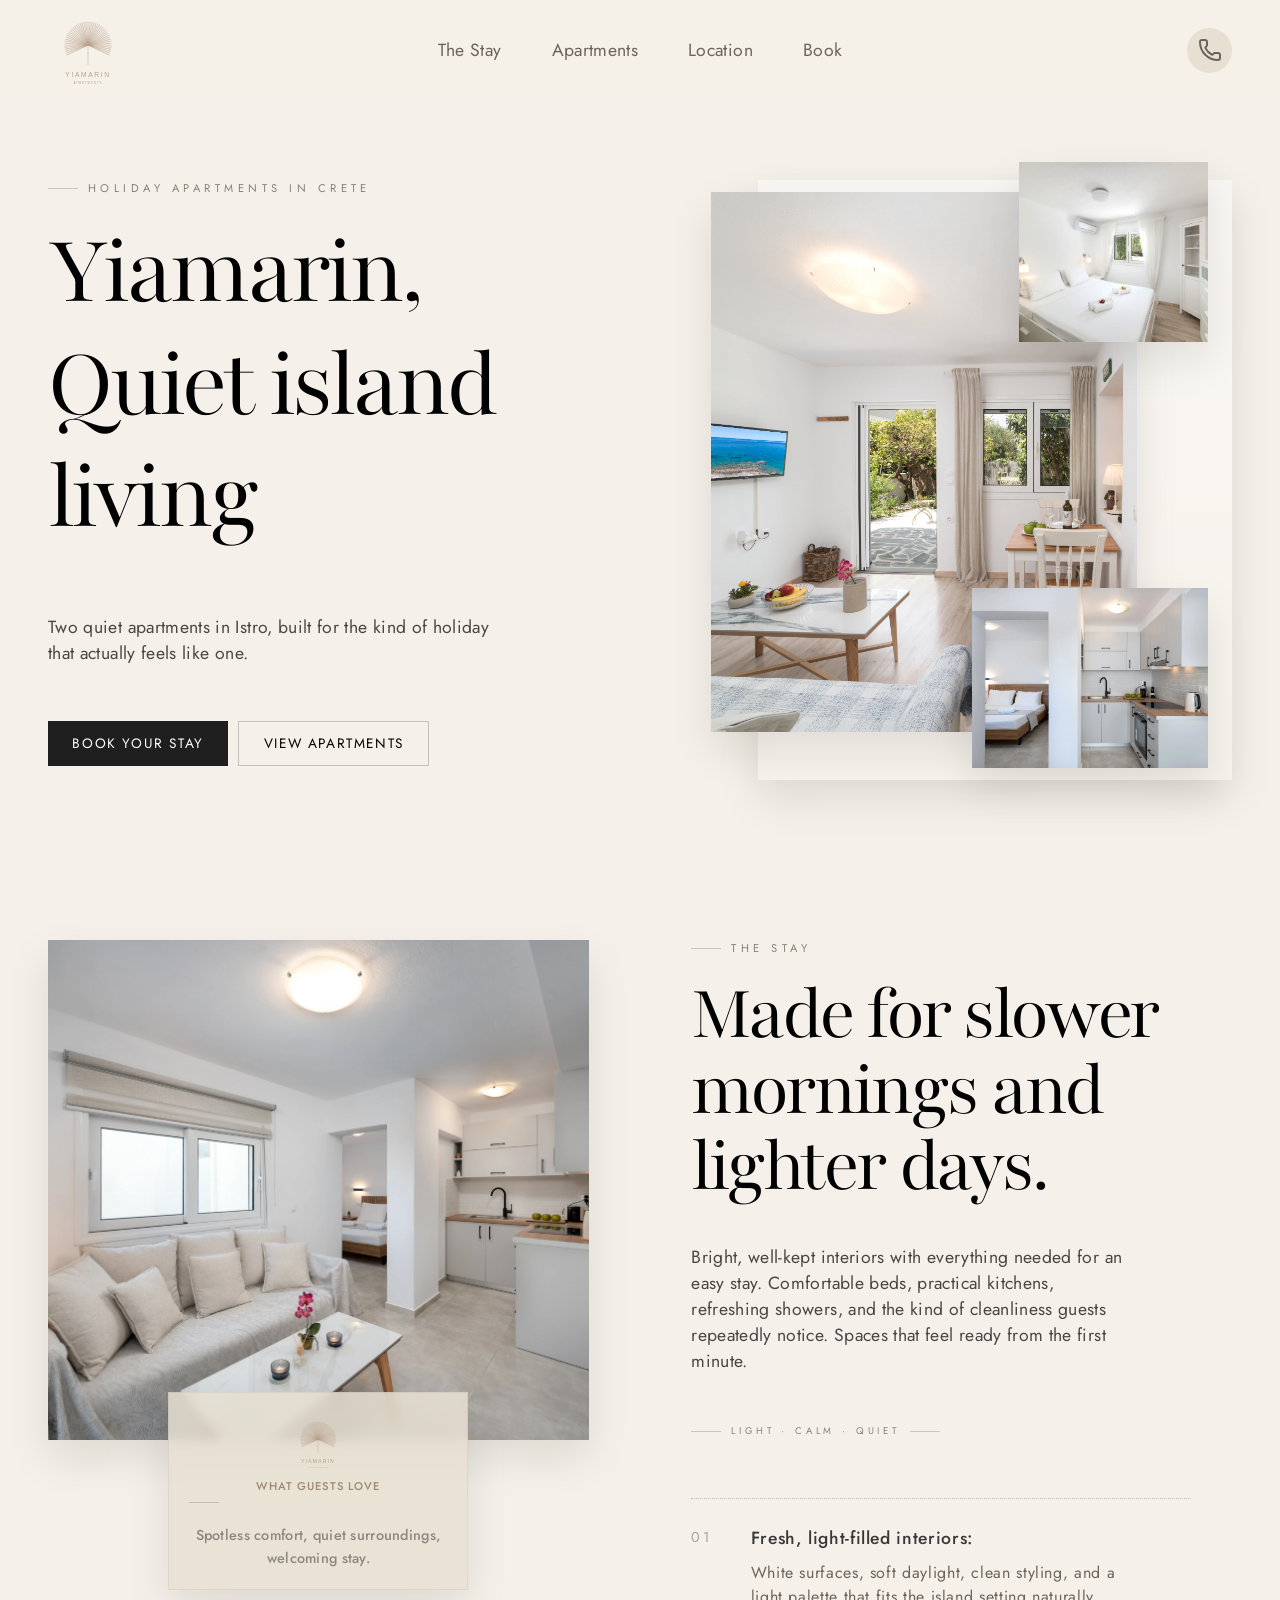
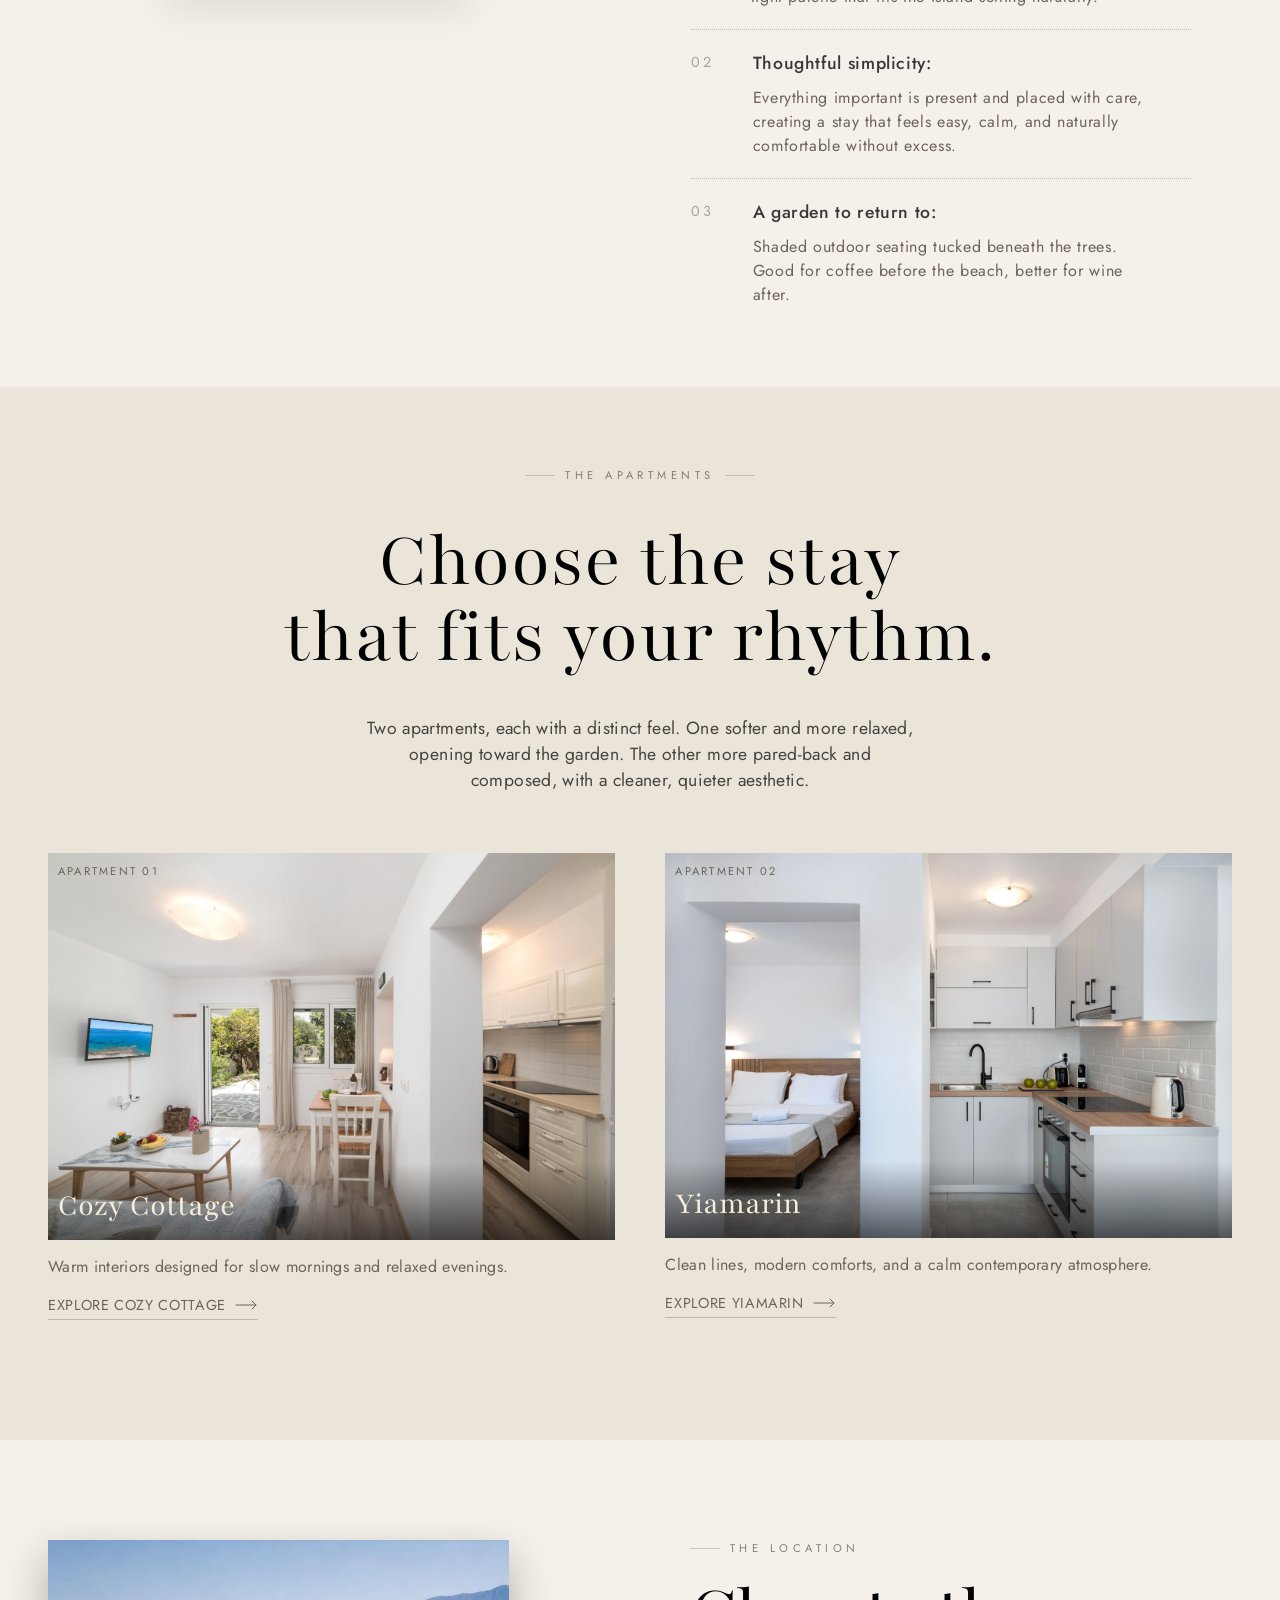
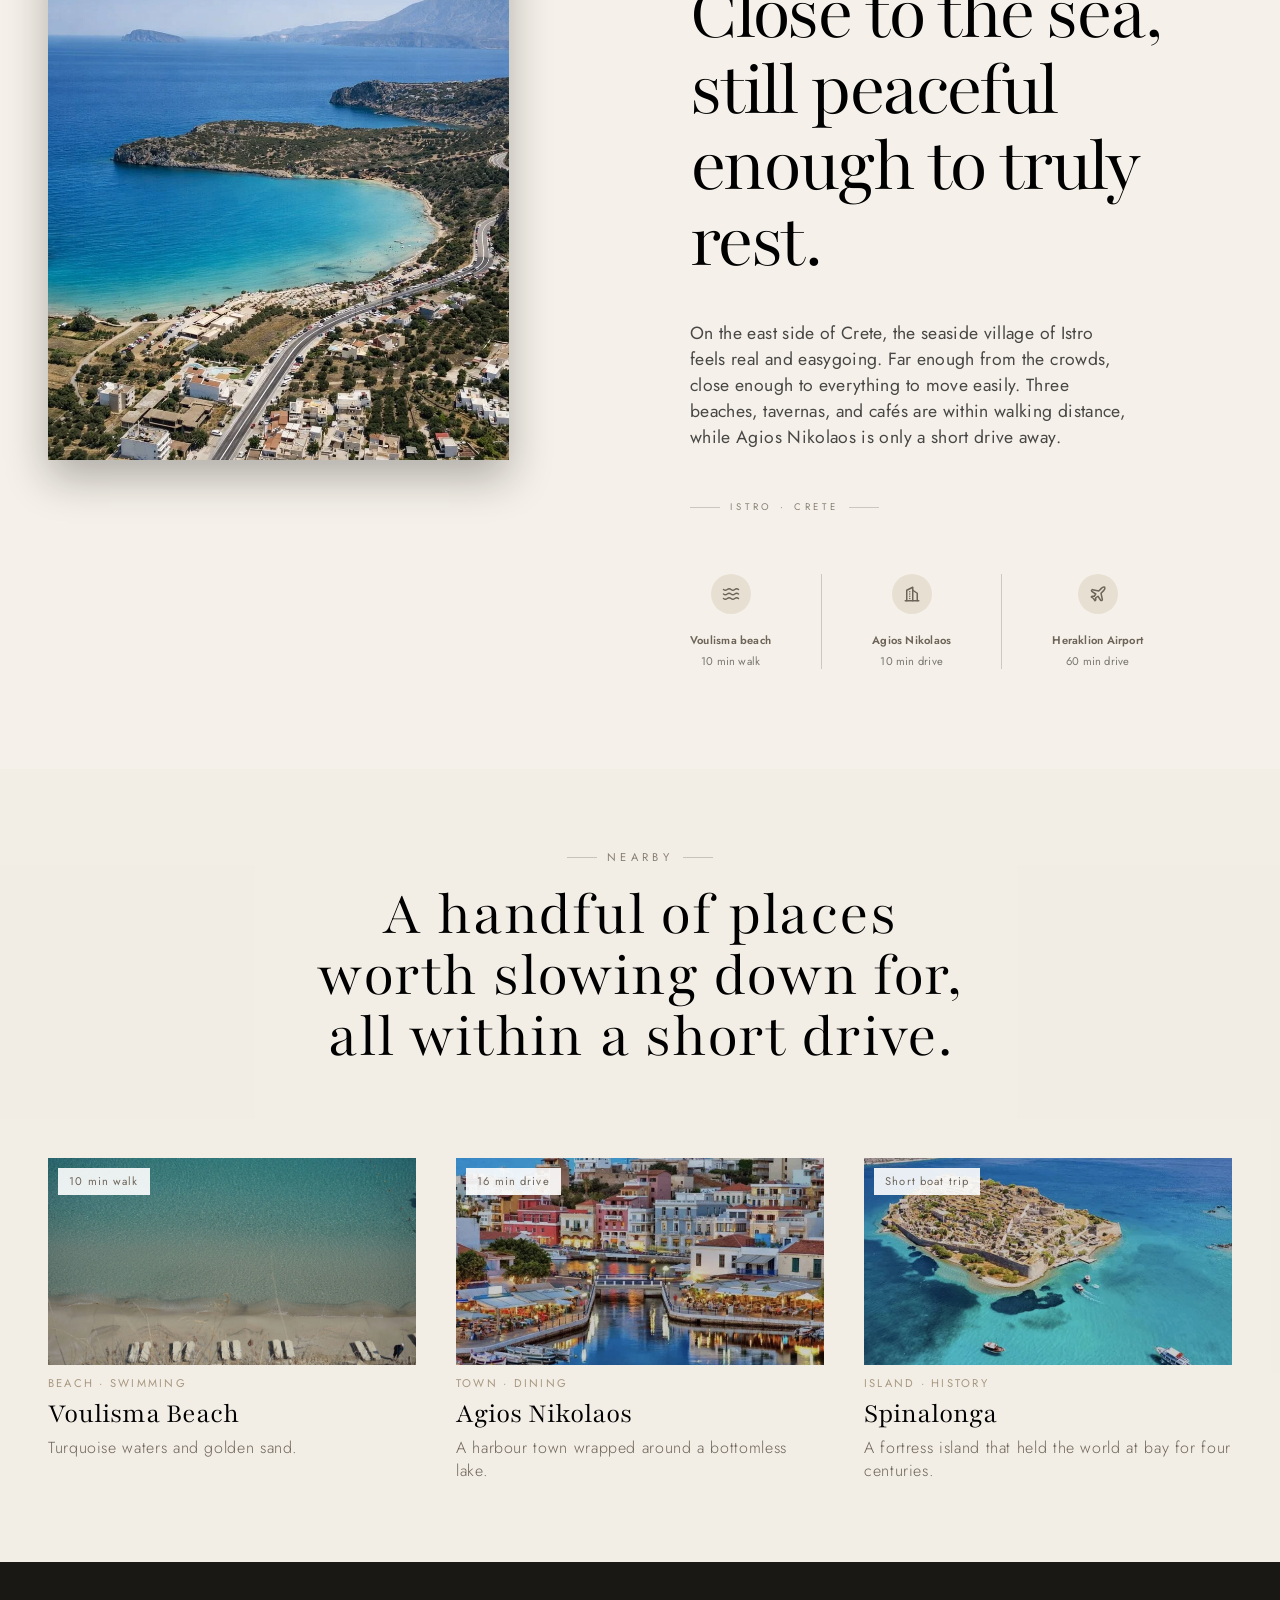
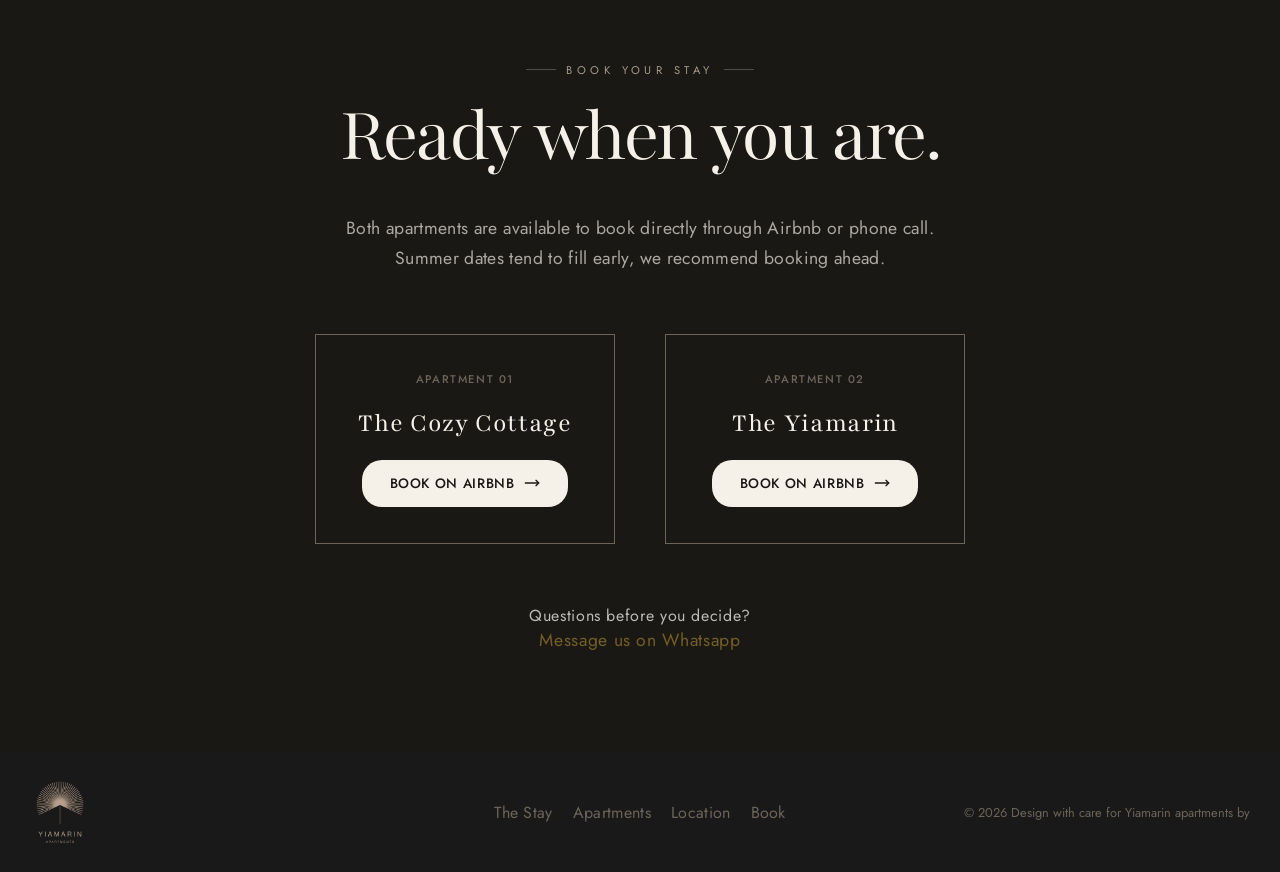
<file: index.html>
<!doctype html>
<html lang="en">
  <head>
    <meta charset="UTF-8" />
    <meta name="viewport" content="width=device-width, initial-scale=1.0" />
    <title>Yiamarin Apartments | Holiday Apartments in Istro, Crete</title>
    <link rel="stylesheet" href="styles.css" />
    <link rel="preconnect" href="https://fonts.googleapis.com" />
    <link rel="preconnect" href="https://fonts.gstatic.com" crossorigin />
    <link
      href="https://fonts.googleapis.com/css2?family=Playfair:ital,opsz,wght@0,5..1200,300..900;1,5..1200,300..900&display=swap"
      rel="stylesheet"
    />

    <link
      href="https://fonts.googleapis.com/css2?family=Jost:ital,wght@0,100..900;1,100..900&display=swap"
      rel="stylesheet"
    />
  </head>
  <body>
    <!-- NAVBAR -->
    <header class="site-header">
      <nav class="navbar">
        <button class="hamburger-button" aria-label="navigation button">
          <span></span>
          <span></span>
          <span></span>
        </button>
        <a href="/" class="logo" aria-label="Yiamarin Apartments Home">
          <svg viewBox="-50 0 500 460" xmlns="http://www.w3.org/2000/svg">
            <!-- Χρώμα -->
            <g
              stroke="#b79f8b"
              stroke-width="3"
              stroke-linecap="round"
              fill="none"
            >
              <!-- Κέντρο -->
              <circle cx="200" cy="200" r="2" fill="#b79f8b" />

              <!-- Κορμός -->
              <line x1="200" y1="212" x2="200" y2="320" />

              <!-- ΜΙΑ ακτίνα (template) -->
              <g id="ray">
                <line x1="200" y1="200" x2="200" y2="55" />
              </g>

              <!-- ΒΕΝΤΑΛΙΑ (περιστροφές) -->
              <use href="#ray" transform="rotate(-115 200 200)" />
              <use href="#ray" transform="rotate(-110 200 200)" />
              <use href="#ray" transform="rotate(-105 200 200)" />
              <use href="#ray" transform="rotate(-100 200 200)" />
              <use href="#ray" transform="rotate(-95 200 200)" />
              <use href="#ray" transform="rotate(-90 200 200)" />
              <use href="#ray" transform="rotate(-85 200 200)" />
              <use href="#ray" transform="rotate(-80 200 200)" />
              <use href="#ray" transform="rotate(-75 200 200)" />
              <use href="#ray" transform="rotate(-70 200 200)" />
              <use href="#ray" transform="rotate(-65 200 200)" />
              <use href="#ray" transform="rotate(-60 200 200)" />
              <use href="#ray" transform="rotate(-55 200 200)" />
              <use href="#ray" transform="rotate(-50 200 200)" />
              <use href="#ray" transform="rotate(-45 200 200)" />
              <use href="#ray" transform="rotate(-40 200 200)" />
              <use href="#ray" transform="rotate(-35 200 200)" />
              <use href="#ray" transform="rotate(-30 200 200)" />
              <use href="#ray" transform="rotate(-25 200 200)" />
              <use href="#ray" transform="rotate(-20 200 200)" />
              <use href="#ray" transform="rotate(-15 200 200)" />
              <use href="#ray" transform="rotate(-10 200 200)" />
              <use href="#ray" transform="rotate(-5 200 200)" />
              <use href="#ray" transform="rotate(5 200 200)" />
              <use href="#ray" transform="rotate(10 200 200)" />
              <use href="#ray" transform="rotate(15 200 200)" />
              <use href="#ray" transform="rotate(20 200 200)" />
              <use href="#ray" transform="rotate(25 200 200)" />
              <use href="#ray" transform="rotate(30 200 200)" />
              <use href="#ray" transform="rotate(35 200 200)" />
              <use href="#ray" transform="rotate(40 200 200)" />
              <use href="#ray" transform="rotate(45 200 200)" />
              <use href="#ray" transform="rotate(50 200 200)" />
              <use href="#ray" transform="rotate(55 200 200)" />
              <use href="#ray" transform="rotate(60 200 200)" />
              <use href="#ray" transform="rotate(65 200 200)" />
              <use href="#ray" transform="rotate(70 200 200)" />
              <use href="#ray" transform="rotate(75 200 200)" />
              <use href="#ray" transform="rotate(80 200 200)" />
              <use href="#ray" transform="rotate(85 200 200)" />
              <use href="#ray" transform="rotate(90 200 200)" />
              <use href="#ray" transform="rotate(95 200 200)" />
              <use href="#ray" transform="rotate(100 200 200)" />
              <use href="#ray" transform="rotate(105 200 200)" />
              <use href="#ray" transform="rotate(110 200 200)" />
              <use href="#ray" transform="rotate(115 200 200)" />
            </g>

            <!-- Τίτλος -->
            <text
              x="200"
              y="400"
              text-anchor="middle"
              font-family="Helvetica, Arial, sans-serif"
              font-size="42"
              letter-spacing="10"
              fill="#b79f8b"
            >
              YIAMARIN
            </text>

            <text
              x="200"
              y="440"
              text-anchor="middle"
              font-family="Helvetica, Arial, sans-serif"
              font-size="18"
              letter-spacing="6"
              fill="#b79f8b"
            >
              APARTMENTS
            </text>
          </svg>
        </a>
        <ul class="nav-menu" aria-label="navigation links">
          <li><a href="#stay">The Stay</a></li>
          <li><a href="#apartments">Apartments</a></li>
          <li><a href="#location">Location</a></li>
          <li><a href="#book">Book</a></li>
        </ul>
        <a class="call-now" href="tel:+306944622165"
          ><svg
            xmlns="http://www.w3.org/2000/svg"
            width="24"
            height="24"
            viewBox="0 0 24 24"
            fill="none"
            stroke="currentColor"
            stroke-width="2"
            stroke-linecap="round"
            stroke-linejoin="round"
            class="lucide lucide-phone-icon lucide-phone"
          >
            <path
              d="M13.832 16.568a1 1 0 0 0 1.213-.303l.355-.465A2 2 0 0 1 17 15h3a2 2 0 0 1 2 2v3a2 2 0 0 1-2 2A18 18 0 0 1 2 4a2 2 0 0 1 2-2h3a2 2 0 0 1 2 2v3a2 2 0 0 1-.8 1.6l-.468.351a1 1 0 0 0-.292 1.233 14 14 0 0 0 6.392 6.384"
            />
          </svg>
        </a>
      </nav>
    </header>
    <main>
      <!-- HERO -->
      <section class="hero">
        <div class="hero-wrapper">
          <div class="hero-typography">
            <span class="eyebrow">Holiday Apartments in Crete</span>
            <h1>
              Yiamarin,<br />
              Quiet island living
            </h1>
            <p class="hero-paragraph">
              Two quiet apartments in Istro, built for the kind of holiday that
              actually feels like one.
            </p>

            <div class="hero-cta">
              <a class="cta-btn-primary" href="#book">Book your stay</a>
              <a class="cta-btn-secondary" href="#apartments"
                >View Apartments</a
              >
            </div>
          </div>

          <div class="hero-visual">
            <div class="hero-bg"></div>
            <div class="hero-img">
              <img
                class="cozy"
                src="images/cozy/CK-image-4.webp"
                alt="Cozy Cottage living room with garden view at Yiamarin Apartments in Istro"
              />
            </div>

            <div class="hero-img">
              <img
                class="yiamarin-hero"
                src="images/yiamarin/CY-image-5.webp"
                alt="yiamarin apartment living room overlooking kitchen & bedroom, located at istro, near voulisma beach & agios nikolaos city"
              />
            </div>

            <div class="hero-img">
              <img
                class="bedroom"
                src="images/cozy/cozy-bedroom.webp"
                alt="Comfortable bedroom inside Yiamarin Apartments with clean minimal design and natural light"
              />
            </div>
          </div>
        </div>
      </section>

      <!-- THE STAY -->
      <section id="stay" class="stay" aria-labelledby="stay-paragraph ">
        <div class="stay-wrapper">
          <div class="stay-image">
            <img
              src="images/yiamarin/yiamarin-sofa.webp"
              alt="Sofa area inside the Yiamarin apartment with natural light, Istro"
            />
            <aside class="stay-note">
              <svg
                class="stay-note-svg"
                viewBox="-50 0 500 460"
                xmlns="http://www.w3.org/2000/svg"
              >
                <!-- Χρώμα -->
                <g
                  stroke="#b79f8b"
                  stroke-width="3"
                  stroke-linecap="round"
                  fill="none"
                >
                  <!-- Κέντρο -->
                  <circle cx="200" cy="200" r="2" fill="#b79f8b" />

                  <!-- Κορμός -->
                  <line x1="200" y1="212" x2="200" y2="320" />

                  <!-- ΜΙΑ ακτίνα (template) -->
                  <g id="ray">
                    <line x1="200" y1="200" x2="200" y2="55" />
                  </g>

                  <!-- ΒΕΝΤΑΛΙΑ (περιστροφές) -->
                  <use href="#ray" transform="rotate(-115 200 200)" />
                  <use href="#ray" transform="rotate(-110 200 200)" />
                  <use href="#ray" transform="rotate(-105 200 200)" />
                  <use href="#ray" transform="rotate(-100 200 200)" />
                  <use href="#ray" transform="rotate(-95 200 200)" />
                  <use href="#ray" transform="rotate(-90 200 200)" />
                  <use href="#ray" transform="rotate(-85 200 200)" />
                  <use href="#ray" transform="rotate(-80 200 200)" />
                  <use href="#ray" transform="rotate(-75 200 200)" />
                  <use href="#ray" transform="rotate(-70 200 200)" />
                  <use href="#ray" transform="rotate(-65 200 200)" />
                  <use href="#ray" transform="rotate(-60 200 200)" />
                  <use href="#ray" transform="rotate(-55 200 200)" />
                  <use href="#ray" transform="rotate(-50 200 200)" />
                  <use href="#ray" transform="rotate(-45 200 200)" />
                  <use href="#ray" transform="rotate(-40 200 200)" />
                  <use href="#ray" transform="rotate(-35 200 200)" />
                  <use href="#ray" transform="rotate(-30 200 200)" />
                  <use href="#ray" transform="rotate(-25 200 200)" />
                  <use href="#ray" transform="rotate(-20 200 200)" />
                  <use href="#ray" transform="rotate(-15 200 200)" />
                  <use href="#ray" transform="rotate(-10 200 200)" />
                  <use href="#ray" transform="rotate(-5 200 200)" />
                  <use href="#ray" transform="rotate(5 200 200)" />
                  <use href="#ray" transform="rotate(10 200 200)" />
                  <use href="#ray" transform="rotate(15 200 200)" />
                  <use href="#ray" transform="rotate(20 200 200)" />
                  <use href="#ray" transform="rotate(25 200 200)" />
                  <use href="#ray" transform="rotate(30 200 200)" />
                  <use href="#ray" transform="rotate(35 200 200)" />
                  <use href="#ray" transform="rotate(40 200 200)" />
                  <use href="#ray" transform="rotate(45 200 200)" />
                  <use href="#ray" transform="rotate(50 200 200)" />
                  <use href="#ray" transform="rotate(55 200 200)" />
                  <use href="#ray" transform="rotate(60 200 200)" />
                  <use href="#ray" transform="rotate(65 200 200)" />
                  <use href="#ray" transform="rotate(70 200 200)" />
                  <use href="#ray" transform="rotate(75 200 200)" />
                  <use href="#ray" transform="rotate(80 200 200)" />
                  <use href="#ray" transform="rotate(85 200 200)" />
                  <use href="#ray" transform="rotate(90 200 200)" />
                  <use href="#ray" transform="rotate(95 200 200)" />
                  <use href="#ray" transform="rotate(100 200 200)" />
                  <use href="#ray" transform="rotate(105 200 200)" />
                  <use href="#ray" transform="rotate(110 200 200)" />
                  <use href="#ray" transform="rotate(115 200 200)" />
                </g>

                <!-- Τίτλος -->
                <text
                  x="200"
                  y="400"
                  text-anchor="middle"
                  font-family="Helvetica, Arial, sans-serif"
                  font-size="42"
                  letter-spacing="10"
                  fill="#b79f8b"
                >
                  YIAMARIN
                </text>

                <text
                  x="200"
                  y="440"
                  text-anchor="middle"
                  font-family="Helvetica, Arial, sans-serif"
                  font-size="18"
                  letter-spacing="6"
                  fill="#b79f8b"
                >
                  APARTMENTS
                </text>
              </svg>
              <span>What guests love</span><span class="eyebrow"></span
              ><strong
                >Spotless comfort, quiet surroundings, welcoming stay.</strong
              >
            </aside>
          </div>

          <div class="stay-typography">
            <div class="stay-heading">
              <span class="eyebrow">The stay</span>
              <h2>Made for slower mornings and lighter days.</h2>
            </div>

            <p class="stay-paragraph">
              Bright, well-kept interiors with everything needed for an easy
              stay. Comfortable beds, practical kitchens, refreshing showers,
              and the kind of cleanliness guests repeatedly notice. Spaces that
              feel ready from the first minute.
            </p>
            <span class="paragraph-eyebrow">light · calm · quiet</span>

            <div class="stay-divider"></div>
            <div class="stay-highlights-wrapper">
              <div class="stay-highlights">
                <div>
                  <span class="stay-highlights-number">01</span>
                </div>
                <div>
                  <strong>Fresh, light-filled interiors:</strong>
                  <p>
                    White surfaces, soft daylight, clean styling, and a light
                    palette that fits the island setting naturally.
                  </p>
                </div>
              </div>
              <div class="stay-divider"></div>
              <div class="stay-highlights">
                <div>
                  <span class="stay-highlights-number">02</span>
                </div>
                <div>
                  <strong>Thoughtful simplicity:</strong>
                  <p>
                    Everything important is present and placed with care,
                    creating a stay that feels easy, calm, and naturally
                    comfortable without excess.
                  </p>
                </div>
              </div>
              <div class="stay-divider"></div>
              <div class="stay-highlights">
                <div>
                  <span class="stay-highlights-number">03</span>
                </div>
                <div>
                  <strong>A garden to return to:</strong>
                  <p>
                    Shaded outdoor seating tucked beneath the trees. Good for
                    coffee before the beach, better for wine after.
                  </p>
                </div>
              </div>
            </div>
          </div>
        </div>
      </section>

      <!-- APARTMENTS -->
      <section id="apartments" class="apartments-section">
        <div class="apartments-wrapper">
          <div class="apt-typography">
            <span class="eyebrow-center">The Apartments</span>
            <h2>
              Choose the stay<br />
              that fits your rhythm.
            </h2>
            <p class="apartment-paragraph">
              Two apartments, each with a distinct feel. One softer and more
              relaxed, opening toward the garden. The other more pared-back and
              composed, with a cleaner, quieter aesthetic.
            </p>
          </div>

          <div class="apartments">
            <div class="cozy-cottage">
              <div class="apartment-img">
                <img
                  src="images/cozy/CK-image-4.webp"
                  alt="Exterior view of Yiamarin Apartments in Istro, Crete with calm holiday setting"
                />
                <span class="apt-box-number">Apartment 01</span>
                <div class="apartment-img-overlay"></div>
                <h3>Cozy Cottage</h3>
                <span class="apt-h3-eyebrow"></span>
              </div>

              <div class="apartment-details">
                <p>
                  Warm interiors designed for slow mornings and relaxed
                  evenings.
                </p>
                <div class="apartment-link">
                  <a class="text-link" href="cozy-cottage/index.html"
                    >Explore Cozy Cottage<svg
                      xmlns="http://www.w3.org/2000/svg"
                      width="24"
                      height="24"
                      viewBox="0 0 24 24"
                      fill="none"
                      stroke="currentColor"
                      stroke-width="2"
                      stroke-linecap="round"
                      stroke-linejoin="round"
                      class="apartments-arrow lucide lucide-move-right-icon lucide-move-right"
                    >
                      <path d="M18 8L22 12L18 16" />
                      <path d="M2 12H22" />
                    </svg>
                  </a>
                </div>
                <span class="diva"></span>
              </div>
            </div>

            <div class="yiamarin">
              <div class="apartment-img">
                <img
                  src="images/yiamarin/CY-image-5.webp"
                  alt="Exterior view of Yiamarin Apartments in Istro, Crete with calm holiday setting"
                />
                <span class="apt-box-number">Apartment 02</span>
                <div class="apartment-img-overlay"></div>
                <h3>Yiamarin</h3>
                <span class="apt-h3-eyebrow"></span>
              </div>
              <div class="apartment-details">
                <p>
                  Clean lines, modern comforts, and a calm contemporary
                  atmosphere.
                </p>
                <div class="apartment-link">
                  <a class="text-link" href="yiamarin/index.htm"
                    >Explore Yiamarin<svg
                      xmlns="http://www.w3.org/2000/svg"
                      width="24"
                      height="24"
                      viewBox="0 0 24 24"
                      fill="none"
                      stroke="currentColor"
                      stroke-width="2"
                      stroke-linecap="round"
                      stroke-linejoin="round"
                      class="apartments-arrow lucide lucide-move-right-icon lucide-move-right"
                    >
                      <path d="M18 8L22 12L18 16" />
                      <path d="M2 12H22" />
                    </svg>
                  </a>
                </div>
                <span class="diva"></span>
              </div>
            </div>
          </div>
        </div>
      </section>

      <!-- THE LOCATION -->
      <section id="location" class="location">
        <div class="location-wrapper">
          <div class="location-images">
            <!-- ISTRO IMAGE-->
            <div class="istro">
              <img
                src="images/istro.webp"
                alt="View of Istro village in East Crete near Yiamarin Apartments"
              />
            </div>

            <!-- CRETE MAP IMAGE-->
            <div class="crete-img visualy-hidden">
              <img src="images/crete.png" alt="Crete view" />
            </div>

            <!-- LAKE VOLISMENI IMAGE-->
            <div class="lake-voulismeni visualy-hidden">
              <img
                src="images/lake-voulismeni.webp"
                alt="Lake Voulismeni in Agios Nikolaos, Crete near Yiamarin Apartments"
              />
            </div>
          </div>
          <div class="location-typography">
            <span class="eyebrow">The location</span>
            <h2>
              Close to the sea,<br />
              still peaceful<br />
              enough to truly rest.
            </h2>
            <div class="paragraph-eyebrows">
              <span class="paragraph-eyebrow-left"></span>
            </div>
            <p class="location-paragraph">
              On the east side of Crete, the seaside village of Istro feels real
              and easygoing. Far enough from the crowds, close enough to
              everything to move easily. Three beaches, tavernas, and cafés are
              within walking distance, while Agios Nikolaos is only a short
              drive away.
            </p>
            <span class="paragraph-eyebrows-location">ISTRO · CRETE</span>
            <div class="location-highlights">
              <!-- VOULISMA -->
              <div class="garden location-surrounding">
                <div class="icon-circle">
                  <svg
                    class="highlights-icon lucide lucide-waves-icon lucide-waves"
                    width="24"
                    height="24"
                    viewBox="0 0 24 24"
                    fill="none"
                    stroke="currentColor"
                    stroke-width="2"
                    stroke-linecap="round"
                    stroke-linejoin="round"
                  >
                    <path
                      d="M2 6c.6.5 1.2 1 2.5 1C7 7 7 5 9.5 5c2.6 0 2.4 2 5 2 2.5 0 2.5-2 5-2 1.3 0 1.9.5 2.5 1"
                    />
                    <path
                      d="M2 12c.6.5 1.2 1 2.5 1 2.5 0 2.5-2 5-2 2.6 0 2.4 2 5 2 2.5 0 2.5-2 5-2 1.3 0 1.9.5 2.5 1"
                    />
                    <path
                      d="M2 18c.6.5 1.2 1 2.5 1 2.5 0 2.5-2 5-2 2.6 0 2.4 2 5 2 2.5 0 2.5-2 5-2 1.3 0 1.9.5 2.5 1"
                    />
                  </svg>
                </div>
                <strong>Voulisma beach</strong>
                <span>10 min walk</span>
              </div>
              <div class="location-divider"></div>

              <!-- AGIOS NIKOLAOS -->
              <div class="clean location-surrounding">
                <div class="icon-circle">
                  <svg
                    class="highlights-icon icon icon-tabler icons-tabler-outline icon-tabler-building-skyscraper"
                    width="24"
                    height="24"
                    viewBox="0 0 24 24"
                    fill="none"
                    stroke="currentColor"
                    stroke-width="2"
                    stroke-linecap="round"
                    stroke-linejoin="round"
                  >
                    <path stroke="none" d="M0 0h24v24H0z" fill="none" />
                    <path d="M3 21l18 0" />
                    <path d="M5 21v-14l8 -4v18" />
                    <path d="M19 21v-10l-6 -4" />
                    <path d="M9 9l0 .01" />
                    <path d="M9 12l0 .01" />
                    <path d="M9 15l0 .01" />
                    <path d="M9 18l0 .01" />
                  </svg>
                </div>
                <strong>Agios Nikolaos</strong>
                <span>10 min drive</span>
              </div>
              <div class="location-divider"></div>

              <!-- AIRPORT -->
              <div class="clean location-surrounding">
                <div class="icon-circle">
                  <svg
                    class="highlights-icon lucide lucide-plane-icon lucide-plane"
                    xmlns="http://www.w3.org/2000/svg"
                    width="24"
                    height="24"
                    viewBox="0 0 24 24"
                    fill="none"
                    stroke="currentColor"
                    stroke-width="2"
                    stroke-linecap="round"
                    stroke-linejoin="round"
                  >
                    <path
                      d="M17.8 19.2 16 11l3.5-3.5C21 6 21.5 4 21 3c-1-.5-3 0-4.5 1.5L13 8 4.8 6.2c-.5-.1-.9.1-1.1.5l-.3.5c-.2.5-.1 1 .3 1.3L9 12l-2 3H4l-1 1 3 2 2 3 1-1v-3l3-2 3.5 5.3c.3.4.8.5 1.3.3l.5-.2c.4-.3.6-.7.5-1.2z"
                    />
                  </svg>
                </div>
                <strong>Heraklion Airport</strong>
                <span>60 min drive</span>
              </div>

              <div class="equipped location-surrounding, visualy-hidden">
                <strong>Relaxed surroundings</strong>
                <p>
                  surroundings Greener, quieter, and more private than a crowded
                  resort setting
                </p>
              </div>
            </div>
            <div class="location-divider"></div>
          </div>
        </div>
      </section>

      <!-- NEARBY -->
      <section class="nearby">
        <div class="nearby-wrapper">
          <div class="nearby-typography">
            <span class="eyebrow-center">nearby</span>
            <h2>
              A handful of places worth slowing down for, all within a short
              drive.
            </h2>
          </div>
          <div class="nearby-places-wrapper">
            <article class="nearby-places voulisma">
              <img
                src="images/voulisma.webp"
                alt="Voulisma Beach with pale sand, sunbeds and clear shallow water near Istro, Crete"
              />
              <span class="nearby-badge">10 min walk</span>
              <span class="place-category">Beach · Swimming</span>
              <h3>Voulisma Beach</h3>
              <p>Turquoise waters and golden sand.</p>
            </article>

            <article class="nearby-places voulismeni">
              <img
                src="images/voulismeni.webp"
                alt="Lake Voulismeni and the waterfront town of Agios Nikolaos seen from above, East Crete"
              />
              <span class="nearby-badge">16 min drive</span>
              <span class="place-category">Town · Dining</span>
              <h3>Agios Nikolaos</h3>
              <p>A harbour town wrapped around a bottomless lake.</p>
            </article>

            <article class="nearby-places spinaloga">
              <img
                src="images/spinaloga.webp"
                alt="Spinalonga island fortress rising from the sea, Gulf of Elounda, East Crete"
              />
              <span class="nearby-badge">Short boat trip</span>
              <span class="place-category">Island · History</span>
              <h3>Spinalonga</h3>
              <p class="pe">
                A fortress island that held the world at bay for four centuries.
              </p>
            </article>
          </div>
        </div>
      </section>

      <!-- BOOK -->
      <section id="book" class="book">
        <div class="book-wrapper">
          <div class="book-typography">
            <span class="eyebrow-center">Book your stay</span>
            <h2>Ready when you are.</h2>
            <p>
              Both apartments are available to book directly through Airbnb or
              phone call.<br />
              Summer dates tend to fill early, we recommend booking ahead.
            </p>
          </div>

          <div class="book-apartments">
            <!-- COZY COTTAGE -->
            <div class="book-cozy">
              <span class="apartment-number">apartment 01</span>
              <h3>The Cozy Cottage</h3>
              <a
                class="btn-book"
                href="https://www.airbnb.gr/rooms/27894695?guests=1&adults=1&s=67&unique_share_id=9c8bcacc-44bc-42d8-aa1e-505b670645da"
                target="_blank"
                rel="noopener"
              >
                Book on Airbnb
                <svg
                  xmlns="http://www.w3.org/2000/svg"
                  width="16"
                  height="16"
                  viewBox="0 0 24 24"
                  fill="none"
                  stroke="currentColor"
                  stroke-width="2"
                  stroke-linecap="round"
                  stroke-linejoin="round"
                >
                  <path d="M18 8L22 12L18 16" />
                  <path d="M2 12H22" />
                </svg>
              </a>
            </div>

            <!-- YIAMARIN -->
            <div class="book-yiamarin">
              <span class="apartment-number">apartment 02</span>
              <h3>The Yiamarin</h3>
              <a
                class="btn-book"
                href="https://www.airbnb.gr/rooms/953035447389489999?guests=1&adults=1&s=67&unique_share_id=6c880c32-fafd-418c-8df1-3d3c75401820"
                target="_blank"
                rel="noopener"
              >
                Book on Airbnb
                <svg
                  xmlns="http://www.w3.org/2000/svg"
                  width="16"
                  height="16"
                  viewBox="0 0 24 24"
                  fill="none"
                  stroke="currentColor"
                  stroke-width="2"
                  stroke-linecap="round"
                  stroke-linejoin="round"
                >
                  <path d="M18 8L22 12L18 16" />
                  <path d="M2 12H22" />
                </svg>
              </a>
            </div>
          </div>

          <!-- CALL HOST -->
          <div class="book-contact-host">
            <p>
              Questions before you decide?<br /><a
                href="https://wa.me/447459293270"
              >
                Message us on Whatsapp</a
              >
            </p>
          </div>
        </div>
      </section>
    </main>

    <!-- FOOTER -->
    <footer>
      <nav class="footer-nav">
        <a class="footer-yiamarin" href="/"
          ><img src="images/yiamarin_svg.png" alt="Yiamarin apartments logo"
        /></a>
        <ul>
          <li><a href="#stay">The Stay</a></li>
          <li><a href="#apartments">Apartments</a></li>
          <li><a href="#location">Location</a></li>
          <li><a href="#book">Book</a></li>
        </ul>
        <div class="signature">
          <span>© 2026 Design with care for Yiamarin apartments by</span>
          <a href="tel:+306944622165"> </a>
        </div>
      </nav>
    </footer>
    <script src="script.js"></script>
  </body>
</html>
</file>
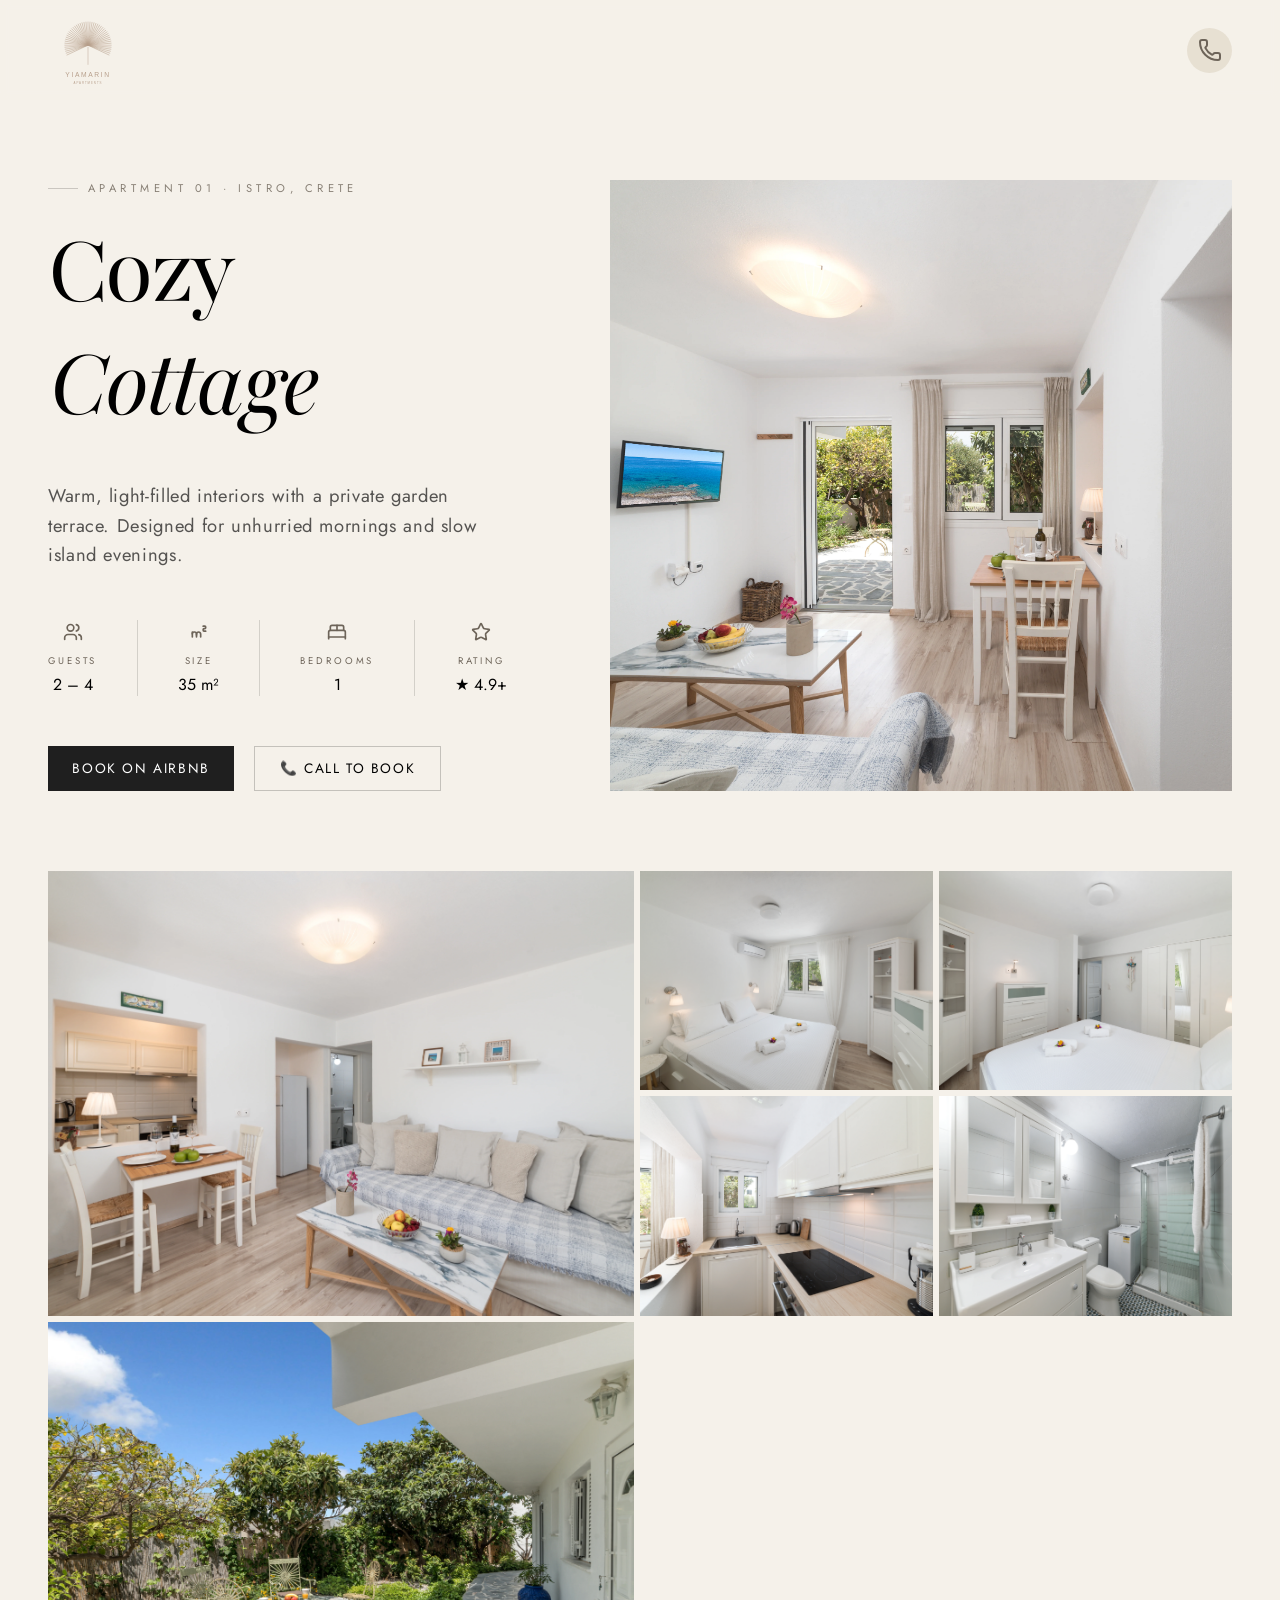
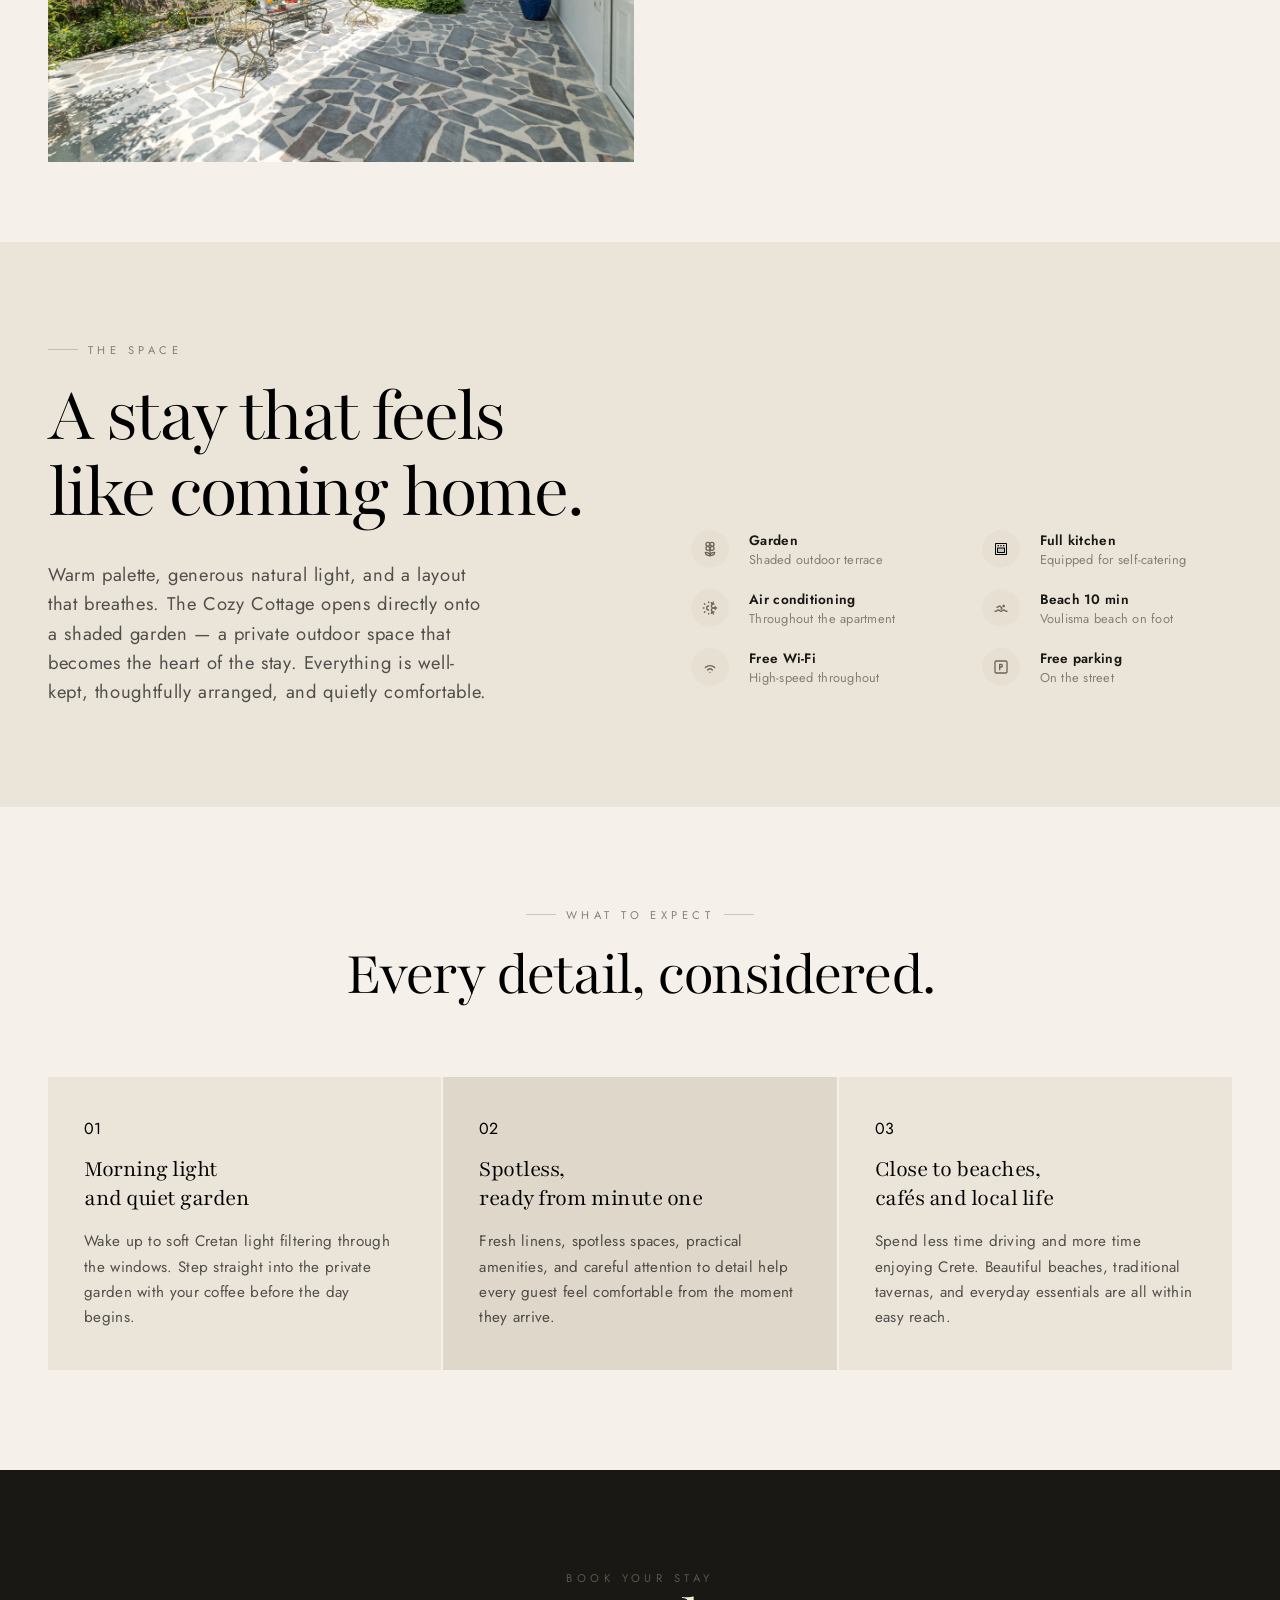
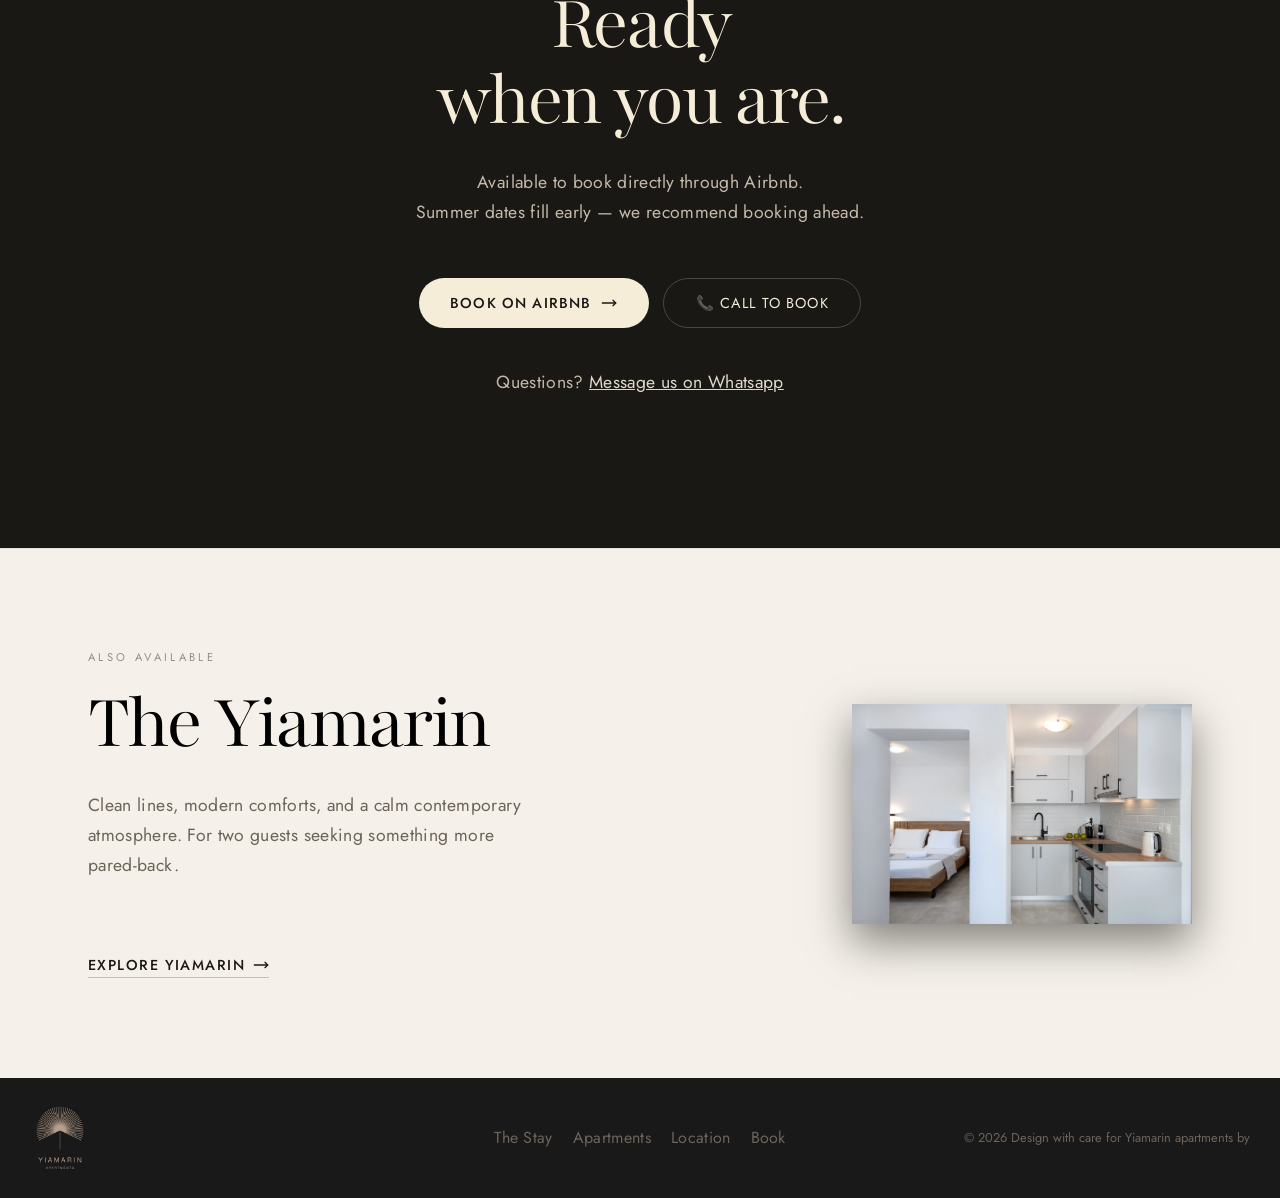
<file: cozy-cottage/index.html>
<!doctype html>
<html lang="en">
  <head>
    <meta charset="UTF-8" />
    <meta name="viewport" content="width=device-width, initial-scale=1.0" />
    <title>Cozy Cottage Apartment | Holiday Apartment in Istro, Crete</title>
    <link rel="stylesheet" href="../styles.css" />
    <link rel="preconnect" href="https://fonts.googleapis.com" />
    <link rel="preconnect" href="https://fonts.gstatic.com" crossorigin />
    <link
      href="https://fonts.googleapis.com/css2?family=Playfair:ital,opsz,wght@0,5..1200,300..900;1,5..1200,300..900&display=swap"
      rel="stylesheet"
    />
    <link
      href="https://fonts.googleapis.com/css2?family=Jost:ital,wght@0,100..900;1,100..900&display=swap"
      rel="stylesheet"
    />
  </head>
  <body>
    <!-- NAVBAR -->
    <header class="site-header">
      <nav class="navbar">
        <button class="hamburger-button" aria-label="navigation button">
          <span></span>
          <span></span>
          <span></span>
        </button>
        <a href="/" class="logo" aria-label="Yiamarin Apartments Home">
          <svg viewBox="-50 0 500 460" xmlns="http://www.w3.org/2000/svg">
            <!-- Χρώμα -->
            <g
              stroke="#b79f8b"
              stroke-width="3"
              stroke-linecap="round"
              fill="none"
            >
              <!-- Κέντρο -->
              <circle cx="200" cy="200" r="2" fill="#b79f8b" />

              <!-- Κορμός -->
              <line x1="200" y1="212" x2="200" y2="320" />

              <!-- ΜΙΑ ακτίνα (template) -->
              <g id="ray">
                <line x1="200" y1="200" x2="200" y2="55" />
              </g>

              <!-- ΒΕΝΤΑΛΙΑ (περιστροφές) -->
              <use href="#ray" transform="rotate(-115 200 200)" />
              <use href="#ray" transform="rotate(-110 200 200)" />
              <use href="#ray" transform="rotate(-105 200 200)" />
              <use href="#ray" transform="rotate(-100 200 200)" />
              <use href="#ray" transform="rotate(-95 200 200)" />
              <use href="#ray" transform="rotate(-90 200 200)" />
              <use href="#ray" transform="rotate(-85 200 200)" />
              <use href="#ray" transform="rotate(-80 200 200)" />
              <use href="#ray" transform="rotate(-75 200 200)" />
              <use href="#ray" transform="rotate(-70 200 200)" />
              <use href="#ray" transform="rotate(-65 200 200)" />
              <use href="#ray" transform="rotate(-60 200 200)" />
              <use href="#ray" transform="rotate(-55 200 200)" />
              <use href="#ray" transform="rotate(-50 200 200)" />
              <use href="#ray" transform="rotate(-45 200 200)" />
              <use href="#ray" transform="rotate(-40 200 200)" />
              <use href="#ray" transform="rotate(-35 200 200)" />
              <use href="#ray" transform="rotate(-30 200 200)" />
              <use href="#ray" transform="rotate(-25 200 200)" />
              <use href="#ray" transform="rotate(-20 200 200)" />
              <use href="#ray" transform="rotate(-15 200 200)" />
              <use href="#ray" transform="rotate(-10 200 200)" />
              <use href="#ray" transform="rotate(-5 200 200)" />
              <use href="#ray" transform="rotate(5 200 200)" />
              <use href="#ray" transform="rotate(10 200 200)" />
              <use href="#ray" transform="rotate(15 200 200)" />
              <use href="#ray" transform="rotate(20 200 200)" />
              <use href="#ray" transform="rotate(25 200 200)" />
              <use href="#ray" transform="rotate(30 200 200)" />
              <use href="#ray" transform="rotate(35 200 200)" />
              <use href="#ray" transform="rotate(40 200 200)" />
              <use href="#ray" transform="rotate(45 200 200)" />
              <use href="#ray" transform="rotate(50 200 200)" />
              <use href="#ray" transform="rotate(55 200 200)" />
              <use href="#ray" transform="rotate(60 200 200)" />
              <use href="#ray" transform="rotate(65 200 200)" />
              <use href="#ray" transform="rotate(70 200 200)" />
              <use href="#ray" transform="rotate(75 200 200)" />
              <use href="#ray" transform="rotate(80 200 200)" />
              <use href="#ray" transform="rotate(85 200 200)" />
              <use href="#ray" transform="rotate(90 200 200)" />
              <use href="#ray" transform="rotate(95 200 200)" />
              <use href="#ray" transform="rotate(100 200 200)" />
              <use href="#ray" transform="rotate(105 200 200)" />
              <use href="#ray" transform="rotate(110 200 200)" />
              <use href="#ray" transform="rotate(115 200 200)" />
            </g>

            <!-- Τίτλος -->
            <text
              x="200"
              y="400"
              text-anchor="middle"
              font-family="Helvetica, Arial, sans-serif"
              font-size="42"
              letter-spacing="10"
              fill="#b79f8b"
            >
              YIAMARIN
            </text>

            <text
              x="200"
              y="440"
              text-anchor="middle"
              font-family="Helvetica, Arial, sans-serif"
              font-size="18"
              letter-spacing="6"
              fill="#b79f8b"
            >
              APARTMENTS
            </text>
          </svg>
        </a>

        <a class="call-now" href="tel:+306944622165"
          ><svg
            xmlns="http://www.w3.org/2000/svg"
            width="24"
            height="24"
            viewBox="0 0 24 24"
            fill="none"
            stroke="currentColor"
            stroke-width="2"
            stroke-linecap="round"
            stroke-linejoin="round"
            class="lucide lucide-phone-icon lucide-phone"
          >
            <path
              d="M13.832 16.568a1 1 0 0 0 1.213-.303l.355-.465A2 2 0 0 1 17 15h3a2 2 0 0 1 2 2v3a2 2 0 0 1-2 2A18 18 0 0 1 2 4a2 2 0 0 1 2-2h3a2 2 0 0 1 2 2v3a2 2 0 0 1-.8 1.6l-.468.351a1 1 0 0 0-.292 1.233 14 14 0 0 0 6.392 6.384"
            />
          </svg>
        </a>
      </nav>
    </header>
    <main>
      <!-- HERO -->
      <section class="apt-hero">
        <div class="apt-hero-wrapper">
          <div class="apt-hero-typography">
            <span class="eyebrow">Apartment 01 · Istro, Crete</span>
            <h1>Cozy<br /><em>Cottage</em></h1>
            <p class="apt-hero-paragraph">
              Warm, light-filled interiors with a private garden terrace.
              Designed for unhurried mornings and slow island evenings.
            </p>

            <div class="apt-hero-details">
              <div class="apt-details">
                <svg
                  xmlns="http://www.w3.org/2000/svg"
                  width="24"
                  height="24"
                  viewBox="0 0 24 24"
                  fill="none"
                  stroke="currentColor"
                  stroke-width="2"
                  stroke-linecap="round"
                  stroke-linejoin="round"
                  class="apt-hero-icon"
                >
                  <path d="M16 21v-2a4 4 0 0 0-4-4H6a4 4 0 0 0-4 4v2" />
                  <path d="M16 3.128a4 4 0 0 1 0 7.744" />
                  <path d="M22 21v-2a4 4 0 0 0-3-3.87" />
                  <circle cx="9" cy="7" r="4" />
                </svg>
                <span class="details-naming">Guests</span>
                <span>2 – 4</span>
              </div>
              <div class="apt-details-divider"></div>
              <div class="apt-details">
                <svg
                  xmlns="http://www.w3.org/2000/svg"
                  width="24"
                  height="24"
                  viewBox="0 0 24 24"
                  fill="none"
                  stroke="currentColor"
                  stroke-width="2"
                  stroke-linecap="round"
                  stroke-linejoin="round"
                  class="apt-hero-icon"
                >
                  <path stroke="none" d="M0 0h24v24H0z" fill="none" />
                  <path
                    d="M17 5h2a1 1 0 0 1 1 1v1a1 1 0 0 1 -1 1h-1a1 1 0 0 0 -1 1v1a1 1 0 0 0 1 1h2"
                  />
                  <path d="M4 12v6" />
                  <path d="M4 14a2 2 0 0 1 2 -2h.5a2.5 2.5 0 0 1 2.5 2.5v3.5" />
                  <path d="M9 15.5v-1a2.5 2.5 0 1 1 5 0v3.5" />
                </svg>
                <span class="details-naming">Size</span>
                <span>35 m²</span>
              </div>
              <div class="apt-details-divider"></div>
              <div class="apt-details">
                <svg
                  xmlns="http://www.w3.org/2000/svg"
                  width="24"
                  height="24"
                  viewBox="0 0 24 24"
                  fill="none"
                  stroke="currentColor"
                  stroke-width="2"
                  stroke-linecap="round"
                  stroke-linejoin="round"
                  class="apt-hero-icon"
                >
                  <path d="M2 20v-8a2 2 0 0 1 2-2h16a2 2 0 0 1 2 2v8" />
                  <path d="M4 10V6a2 2 0 0 1 2-2h12a2 2 0 0 1 2 2v4" />
                  <path d="M12 4v6" />
                  <path d="M2 18h20" />
                </svg>
                <span class="details-naming">Bedrooms</span>
                <span>1</span>
              </div>
              <div class="apt-details-divider"></div>
              <div class="apt-details">
                <svg
                  xmlns="http://www.w3.org/2000/svg"
                  width="24"
                  height="24"
                  viewBox="0 0 24 24"
                  fill="none"
                  stroke="currentColor"
                  stroke-width="2"
                  stroke-linecap="round"
                  stroke-linejoin="round"
                  class="apt-hero-icon"
                >
                  <path
                    d="M11.525 2.295a.53.53 0 0 1 .95 0l2.31 4.679a2.123 2.123 0 0 0 1.595 1.16l5.166.756a.53.53 0 0 1 .294.904l-3.736 3.638a2.123 2.123 0 0 0-.611 1.878l.882 5.14a.53.53 0 0 1-.771.56l-4.618-2.428a2.122 2.122 0 0 0-1.973 0L6.396 21.01a.53.53 0 0 1-.77-.56l.881-5.139a2.122 2.122 0 0 0-.611-1.879L2.16 9.795a.53.53 0 0 1 .294-.906l5.165-.755a2.122 2.122 0 0 0 1.597-1.16z"
                  />
                </svg>
                <span class="details-naming">Rating</span>
                <span>★ 4.9+</span>
              </div>
            </div>

            <div class="apt-hero-cta">
              <a
                class="cta-btn-primary"
                href="https://www.airbnb.gr/rooms/27894695"
                target="_blank"
                rel="noopener"
                >Book on Airbnb</a
              >
              <a class="cta-btn-secondary" href="tel:+306944622165"
                >📞 Call to Book</a
              >
            </div>
          </div>

          <div class="apt-hero-img">
            <img
              src="../images/cozy/CK-image-4.webp"
              alt="Cozy Cottage interior"
            />
          </div>
        </div>
      </section>

      <!-- PHOTO STACK -->
      <section class="photos-section">
        <div class="photo-stack">
          <div class="photo-stack-item tall">
            <img
              src="../images/cozy/cozy-sofa.webp"
              alt="Cozy Cottage interior"
            />
          </div>
          <div class="photo-stack-item">
            <img
              src="../images/cozy/cozy-bedroom.webp"
              alt="Cozy Cottage bedroom"
            />
          </div>

          <div class="photo-stack-item">
            <img
              src="../images/cozy/CK-image-2.webp"
              alt="Cozy Cottage bedroom"
            />
          </div>

          <div class="photo-stack-item">
            <img
              src="../images/cozy/CK-kitchen.webp"
              alt="Cozy Cottage bedroom"
            />
          </div>
          <div class="photo-stack-item">
            <img
              src="../images/cozy/cozy-bathroom.webp"
              alt="Cozy Cottage bathroom"
            />
          </div>
          <div class="photo-stack-item">
            <img src="../images/cozy/garden.webp" alt="Outdoor seating" />
          </div>
        </div>
      </section>

      <!-- ABOUT -->
      <section class="apt-about-section">
        <div class="apt-about-wrapper">
          <div class="apt-about-text">
            <span class="eyebrow">The Space</span>
            <h2>A stay that feels like coming home.</h2>
            <p class="apt-about-paragraph">
              Warm palette, generous natural light, and a layout that breathes.
              The Cozy Cottage opens directly onto a shaded garden — a private
              outdoor space that becomes the heart of the stay. Everything is
              well-kept, thoughtfully arranged, and quietly comfortable.
            </p>
          </div>
          <div class="apt-amenities">
            <div class="amenities-left">
              <!-- GARDEN -->
              <div class="amenity">
                <div class="amenity-icon">
                  <svg
                    xmlns="http://www.w3.org/2000/svg"
                    width="24"
                    height="24"
                    viewBox="0 0 24 24"
                    fill="none"
                    stroke="currentColor"
                    stroke-width="2"
                    stroke-linecap="round"
                    stroke-linejoin="round"
                    class="apt-amenities-icon"
                  >
                    <path
                      d="M12 5a3 3 0 1 1 3 3m-3-3a3 3 0 1 0-3 3m3-3v1M9 8a3 3 0 1 0 3 3M9 8h1m5 0a3 3 0 1 1-3 3m3-3h-1m-2 3v-1"
                    />
                    <circle cx="12" cy="8" r="2" />
                    <path d="M12 10v12" />
                    <path d="M12 22c4.2 0 7-1.667 7-5-4.2 0-7 1.667-7 5Z" />
                    <path d="M12 22c-4.2 0-7-1.667-7-5 4.2 0 7 1.667 7 5Z" />
                  </svg>
                </div>
                <div class="amenity-text">
                  <strong>Garden</strong>
                  <span>Shaded outdoor terrace</span>
                </div>
              </div>
              <!-- AIR CON -->
              <div class="amenity">
                <div class="amenity-icon">
                  <svg
                    xmlns="http://www.w3.org/2000/svg"
                    width="24"
                    height="24"
                    viewBox="0 0 24 24"
                    fill="none"
                    stroke="currentColor"
                    stroke-width="2"
                    stroke-linecap="round"
                    stroke-linejoin="round"
                    class="apt-amenities-icon"
                  >
                    <path d="M10 21v-1" />
                    <path d="M10 4V3" />
                    <path d="M10 9a3 3 0 0 0 0 6" />
                    <path d="m14 20 1.25-2.5L18 18" />
                    <path d="m14 4 1.25 2.5L18 6" />
                    <path d="m17 21-3-6 1.5-3H22" />
                    <path d="m17 3-3 6 1.5 3" />
                    <path d="M2 12h1" />
                    <path d="m20 10-1.5 2 1.5 2" />
                    <path d="m3.64 18.36.7-.7" />
                    <path d="m4.34 6.34-.7-.7" />
                  </svg>
                </div>
                <div class="amenity-text">
                  <strong>Air conditioning</strong>
                  <span>Throughout the apartment</span>
                </div>
              </div>
              <!-- WI-FI -->
              <div class="amenity">
                <div class="amenity-icon">
                  <svg
                    xmlns="http://www.w3.org/2000/svg"
                    width="24"
                    height="24"
                    viewBox="0 0 24 24"
                    fill="none"
                    stroke="currentColor"
                    stroke-width="2"
                    stroke-linecap="round"
                    stroke-linejoin="round"
                    class="apt-amenities-icon"
                  >
                    <path d="M12 20h.01" />
                    <path d="M5 12.859a10 10 0 0 1 14 0" />
                    <path d="M8.5 16.429a5 5 0 0 1 7 0" />
                  </svg>
                </div>
                <div class="amenity-text">
                  <strong>Free Wi-Fi</strong>
                  <span>High-speed throughout</span>
                </div>
              </div>
            </div>

            <div class="amenites-right">
              <!-- KITCHEN -->
              <div class="amenity">
                <div class="amenity-icon">
                  <svg
                    xmlns="http://www.w3.org/2000/svg"
                    fill="none"
                    viewBox="0 0 16 16"
                    id="Oven-Duotone--Streamline-Phosphor"
                    height="16"
                    width="16"
                    class="apt-amenities-icon"
                  >
                    <desc>
                      Oven Duotone Streamline Icon: https://streamlinehq.com
                    </desc>
                    <g id="oven-duotone">
                      <path
                        id="Vector"
                        fill="#c4c4c3"
                        d="M11.5 7v4.5H4.5v-4.5h7Z"
                        stroke-width="0.0625"
                      ></path>
                      <path
                        id="Vector_2"
                        fill="#000000"
                        d="M13 2H3c-0.26521875 0 -0.51956875 0.10535625 -0.70710625 0.29289375C2.10535625 2.48043125 2 2.73478125 2 3v10c0 0.2651875 0.10535625 0.5195625 0.29289375 0.707125C2.48043125 13.894625 2.73478125 14 3 14h10c0.2651875 0 0.5195625 -0.105375 0.707125 -0.292875 0.1875 -0.1875625 0.292875 -0.4419375 0.292875 -0.707125V3c0 -0.26521875 -0.105375 -0.51956875 -0.292875 -0.70710625C13.5195625 2.10535625 13.2651875 2 13 2Zm0 11H3V3h10v10ZM4.5 4.75c0 -0.1483375 0.0439875 -0.2933375 0.1264 -0.416675 0.08240625 -0.1233375 0.19954375 -0.21946875 0.3365875 -0.2762375 0.13704375 -0.0567625 0.28784375 -0.0716125 0.43333125 -0.042675 0.1454875 0.0289375 0.279125 0.10036875 0.3840125 0.20525625 0.1048875 0.1048875 0.17631875 0.238525 0.20525625 0.3840125 0.0289375 0.1454875 0.0140875 0.2962875 -0.042675 0.43333125 -0.05676875 0.13704375 -0.1529 0.25418125 -0.2762375 0.3365875C5.5433375 5.4560125 5.3983375 5.5 5.25 5.5c-0.1989125 0 -0.389675 -0.07901875 -0.53033125 -0.21966875C4.57901875 5.139675 4.5 4.9489125 4.5 4.75Zm2.75 0c0 -0.1483375 0.044 -0.2933375 0.126375 -0.416675 0.0824375 -0.1233375 0.1995625 -0.21946875 0.336625 -0.2762375 0.1370625 -0.0567625 0.2878125 -0.0716125 0.4333125 -0.042675 0.1455 0.0289375 0.279125 0.10036875 0.384 0.20525625 0.1049375 0.1048875 0.1763125 0.238525 0.20525 0.3840125 0.0289375 0.1454875 0.014125 0.2962875 -0.042625 0.43333125 -0.0568125 0.13704375 -0.1529375 0.25418125 -0.27625 0.3365875C8.2933125 5.4560125 8.1483125 5.5 8 5.5c-0.1989375 0 -0.3896875 -0.07901875 -0.5303125 -0.21966875C7.329 5.139675 7.25 4.9489125 7.25 4.75Zm2.75 0c0 -0.1483375 0.044 -0.2933375 0.126375 -0.416675 0.0824375 -0.1233375 0.1995625 -0.21946875 0.336625 -0.2762375 0.1370625 -0.0567625 0.2878125 -0.0716125 0.4333125 -0.042675 0.1455 0.0289375 0.279125 0.10036875 0.384 0.20525625 0.1049375 0.1048875 0.1763125 0.238525 0.20525 0.3840125 0.0289375 0.1454875 0.014125 0.2962875 -0.042625 0.43333125 -0.0568125 0.13704375 -0.1529375 0.25418125 -0.27625 0.3365875C11.0433125 5.4560125 10.8983125 5.5 10.75 5.5c-0.1989375 0 -0.3896875 -0.07901875 -0.5303125 -0.21966875C10.079 5.139675 10 4.9489125 10 4.75Zm1.5 1.75H4.5c-0.13260625 0 -0.2597875 0.0526875 -0.35355625 0.1464375C4.05268125 6.7401875 4 6.867375 4 7v4.5c0 0.132625 0.05268125 0.2598125 0.14644375 0.3535625C4.2402125 11.9473125 4.36739375 12 4.5 12h7c0.132625 0 0.2598125 -0.0526875 0.3535625 -0.1464375S12 11.632625 12 11.5v-4.5c0 -0.132625 -0.0526875 -0.2598125 -0.1464375 -0.3535625S11.632625 6.5 11.5 6.5Zm-0.5 4.5H5v-3.5h6v3.5Z"
                        stroke-width="0.0625"
                      ></path>
                    </g>
                  </svg>
                </div>
                <div class="amenity-text">
                  <strong>Full kitchen</strong>
                  <span>Equipped for self-catering</span>
                </div>
              </div>
              <!-- VOULISMA -->
              <div class="amenity">
                <div class="amenity-icon">
                  <svg
                    xmlns="http://www.w3.org/2000/svg"
                    width="24"
                    height="24"
                    viewBox="0 0 24 24"
                    fill="none"
                    stroke="currentColor"
                    stroke-width="2"
                    stroke-linecap="round"
                    stroke-linejoin="round"
                    class="apt-amenities-icon"
                  >
                    <path stroke="none" d="M0 0h24v24H0z" fill="none" />
                    <path d="M15 9a1 1 0 1 0 2 0a1 1 0 1 0 -2 0" />
                    <path d="M6 11l4 -2l3.5 3l-1.5 2" />
                    <path
                      d="M3 16.75a2.4 2.4 0 0 0 1 .25a2.4 2.4 0 0 0 2 -1a2.4 2.4 0 0 1 2 -1a2.4 2.4 0 0 1 2 1a2.4 2.4 0 0 0 2 1a2.4 2.4 0 0 0 2 -1a2.4 2.4 0 0 1 2 -1a2.4 2.4 0 0 1 2 1a2.4 2.4 0 0 0 2 1a2.4 2.4 0 0 0 1 -.25"
                    />
                  </svg>
                </div>
                <div class="amenity-text">
                  <strong>Beach 10 min</strong>
                  <span>Voulisma beach on foot</span>
                </div>
              </div>
              <!-- PARKING -->
              <div class="amenity">
                <div class="amenity-icon">
                  <svg
                    xmlns="http://www.w3.org/2000/svg"
                    width="24"
                    height="24"
                    viewBox="0 0 24 24"
                    fill="none"
                    stroke="currentColor"
                    stroke-width="2"
                    stroke-linecap="round"
                    stroke-linejoin="round"
                    class="apt-amenities-icon"
                  >
                    <path stroke="none" d="M0 0h24v24H0z" fill="none" />
                    <path
                      d="M3 5a2 2 0 0 1 2 -2h14a2 2 0 0 1 2 2v14a2 2 0 0 1 -2 2h-14a2 2 0 0 1 -2 -2v-14"
                    />
                    <path
                      d="M10 16v-8h2.667c.736 0 1.333 .895 1.333 2s-.597 2 -1.333 2h-2.667"
                    />
                  </svg>
                </div>
                <div class="amenity-text">
                  <strong>Free parking</strong>
                  <span>On the street</span>
                </div>
              </div>
            </div>
          </div>
        </div>

        <!--<div class="apt-about-badge">
          <strong>8+</strong>
          <span>Years Superhost</span>
        </div>-->
      </section>

      <!-- HIGHLIGHTS -->
      <section class="apt-highlights">
        <div class="apt-highlights-wrapper">
          <div class="apt-highlights-header">
            <span class="eyebrow-center">What to expect</span>
            <h2>Every detail, considered.</h2>
          </div>
          <div class="highlights-cards">
            <div class="highlight-card">
              <span class="highlight-number">01</span>
              <h3>Morning light<br />and quiet garden</h3>
              <p>
                Wake up to soft Cretan light filtering through the windows. Step
                straight into the private garden with your coffee before the day
                begins.
              </p>
            </div>
            <div class="highlight-card">
              <span class="highlight-number">02</span>
              <h3>Spotless,<br />ready from minute one</h3>
              <p>
                Fresh linens, spotless spaces, practical amenities, and careful
                attention to detail help every guest feel comfortable from the
                moment they arrive.
              </p>
            </div>
            <div class="highlight-card">
              <span class="highlight-number">03</span>
              <h3>Close to beaches,<br />cafés and local life</h3>
              <p>
                Spend less time driving and more time enjoying Crete. Beautiful
                beaches, traditional tavernas, and everyday essentials are all
                within easy reach.
              </p>
            </div>
          </div>
        </div>
      </section>

      <!-- BOOK SECTION -->
      <section class="apt-book-section">
        <div class="apt-book-wrapper">
          <span class="eyebrow-center">Book your stay</span>
          <h2>Ready<br />when you are.</h2>
          <p>
            Available to book directly through Airbnb.<br />
            Summer dates fill early — we recommend booking ahead.
          </p>
          <div class="apt-book-cta">
            <a
              class="btn-book"
              href="https://www.airbnb.gr/rooms/27894695?guests=1&adults=1&s=67&unique_share_id=9c8bcacc-44bc-42d8-aa1e-505b670645da"
              target="_blank"
              rel="noopener"
            >
              Book on Airbnb
              <svg
                xmlns="http://www.w3.org/2000/svg"
                width="16"
                height="16"
                viewBox="0 0 24 24"
                fill="none"
                stroke="currentColor"
                stroke-width="2"
                stroke-linecap="round"
                stroke-linejoin="round"
              >
                <path d="M18 8L22 12L18 16" />
                <path d="M2 12H22" />
              </svg>
            </a>
            <a class="btn-call" href="tel:+306944622165">📞 Call to Book</a>
          </div>
          <p class="apt-book-note">
            Questions? <a href="wa.me:447459293270"> Message us on Whatsapp</a>
          </p>
        </div>
      </section>

      <!-- OTHER APARTMENT -->
      <section class="apt-other">
        <div class="apt-other-wrapper">
          <div class="apt-other-text">
            <small>Also available</small>
            <h2>The Yiamarin</h2>
            <p>
              Clean lines, modern comforts, and a calm contemporary atmosphere.
              For two guests seeking something more pared-back.
            </p>
            <a class="text-link" href="../yiamarin/index.html">
              Explore Yiamarin
              <svg
                xmlns="http://www.w3.org/2000/svg"
                width="16"
                height="16"
                viewBox="0 0 24 24"
                fill="none"
                stroke="currentColor"
                stroke-width="2"
                stroke-linecap="round"
                stroke-linejoin="round"
              >
                <path d="M18 8L22 12L18 16" />
                <path d="M2 12H22" />
              </svg>
            </a>
          </div>
          <div class="apt-other-image">
            <img
              src="../images/yiamarin/CY-image-5.webp"
              alt="The Yiamarin apartment"
            />
          </div>
        </div>
      </section>
    </main>
    <!-- FOOTER -->
    <footer>
      <nav class="footer-nav">
        <a class="footer-yiamarin" href="/"
          ><img src="../images/yiamarin_svg.png" alt="Yiamarin apartments logo"
        /></a>
        <ul>
          <li><a href="#stay">The Stay</a></li>
          <li><a href="#apartments">Apartments</a></li>
          <li><a href="#location">Location</a></li>
          <li><a href="#book">Book</a></li>
        </ul>
        <div class="signature">
          <span>© 2026 Design with care for Yiamarin apartments by</span>
          <a href="tel:+306944622165"> </a>
        </div>
      </nav>
    </footer>
  </body>
</html>
</file>
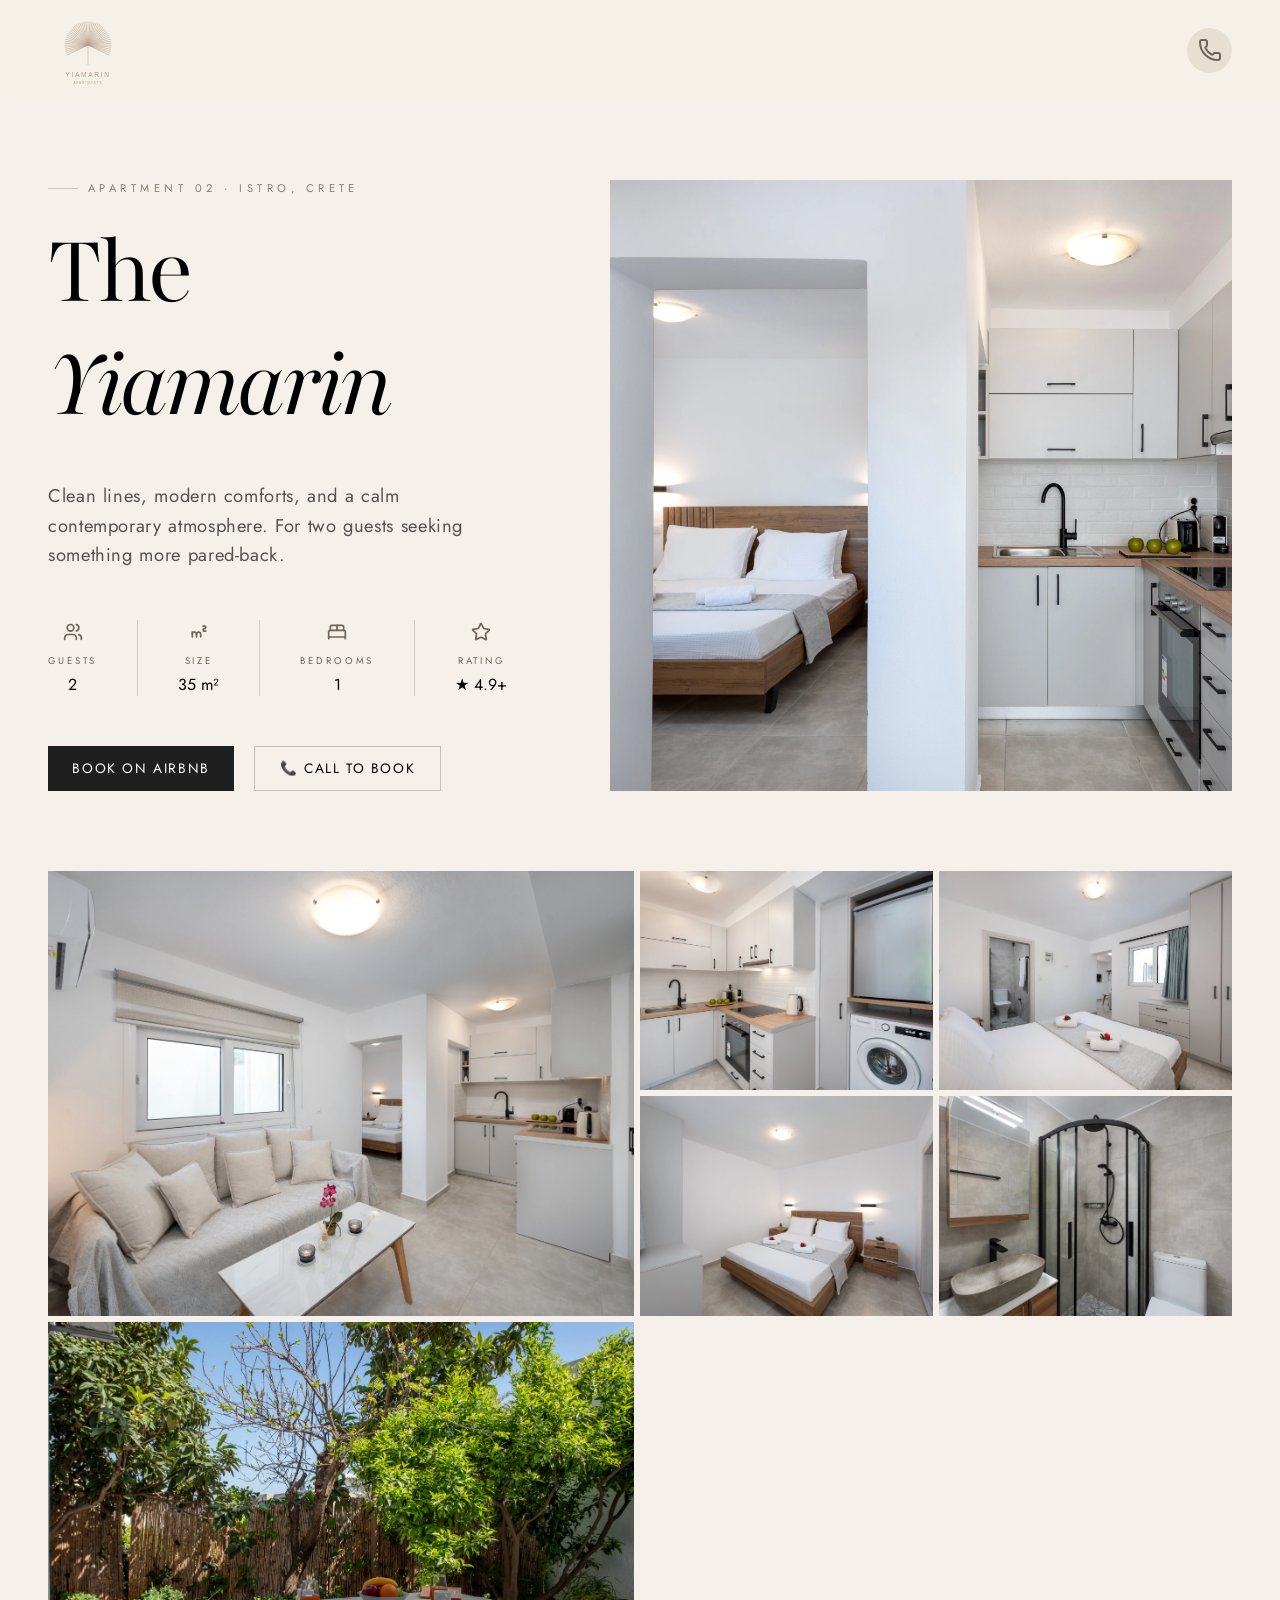
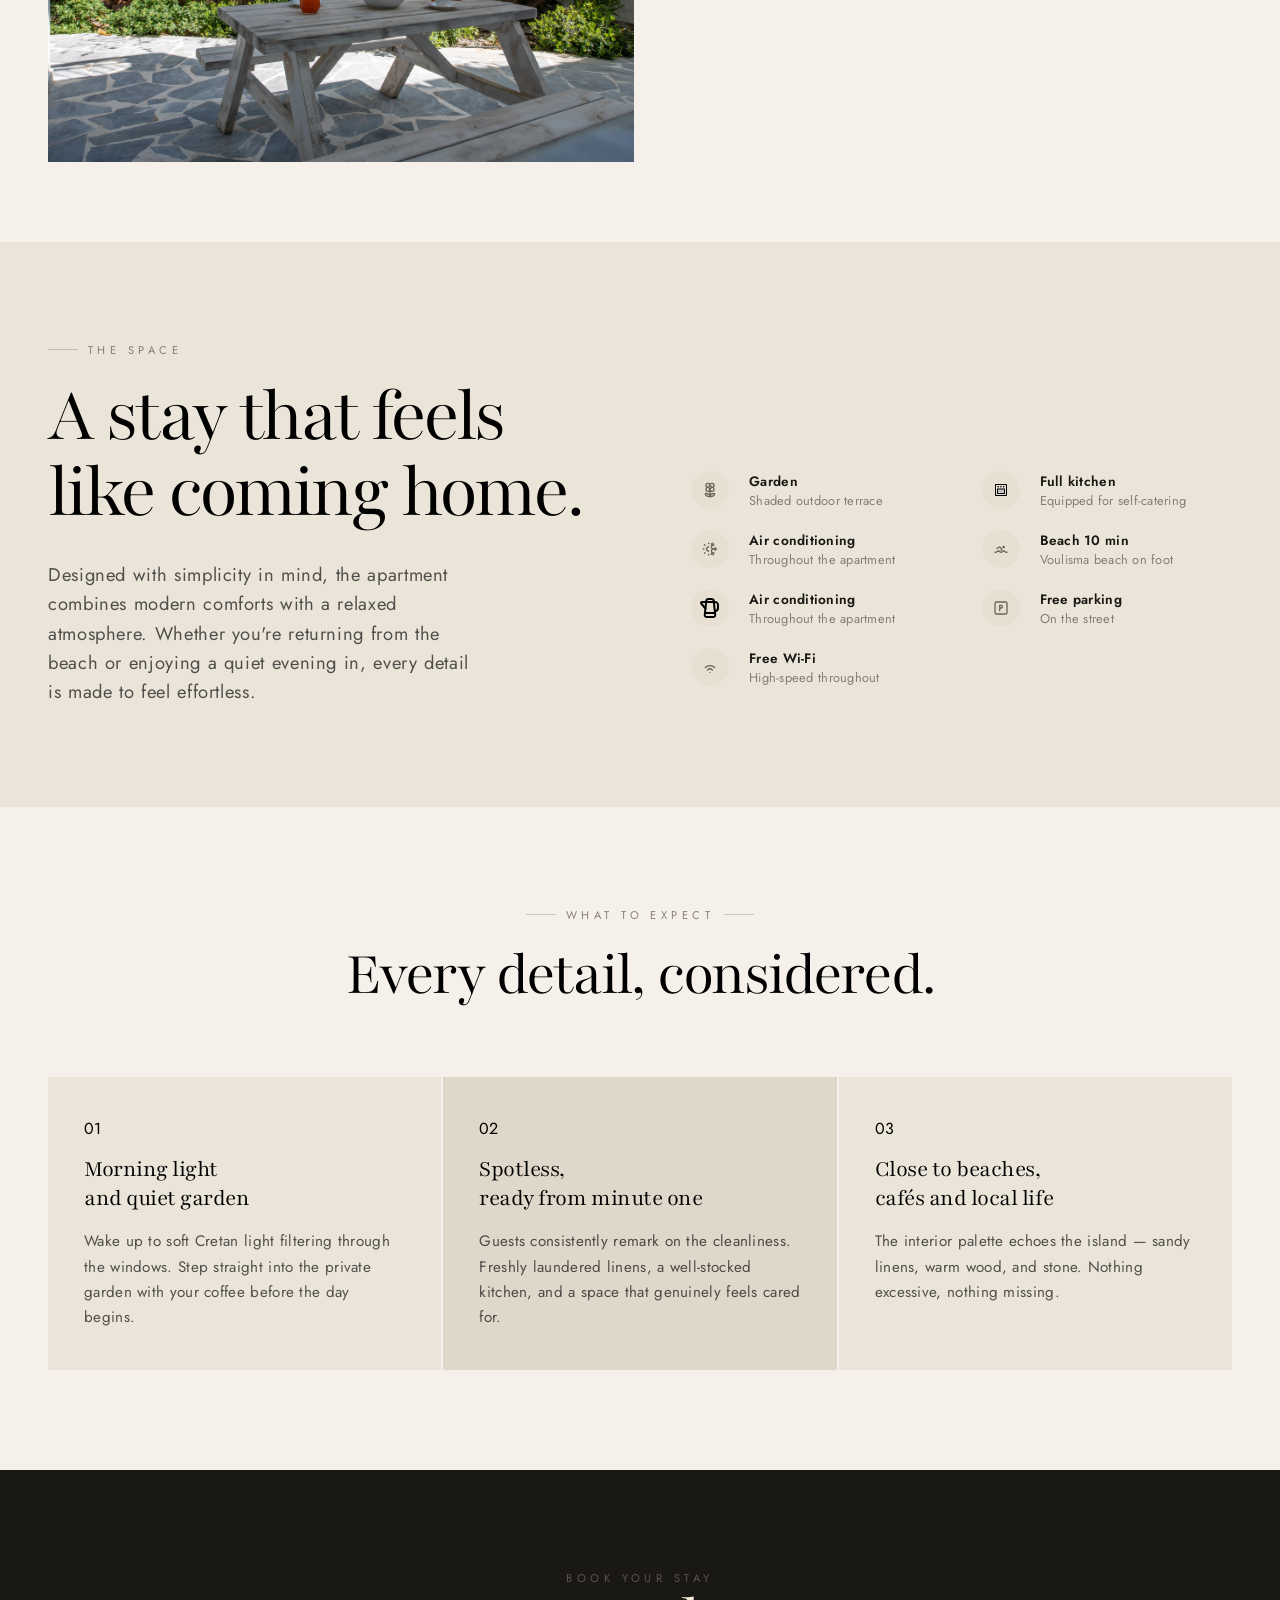
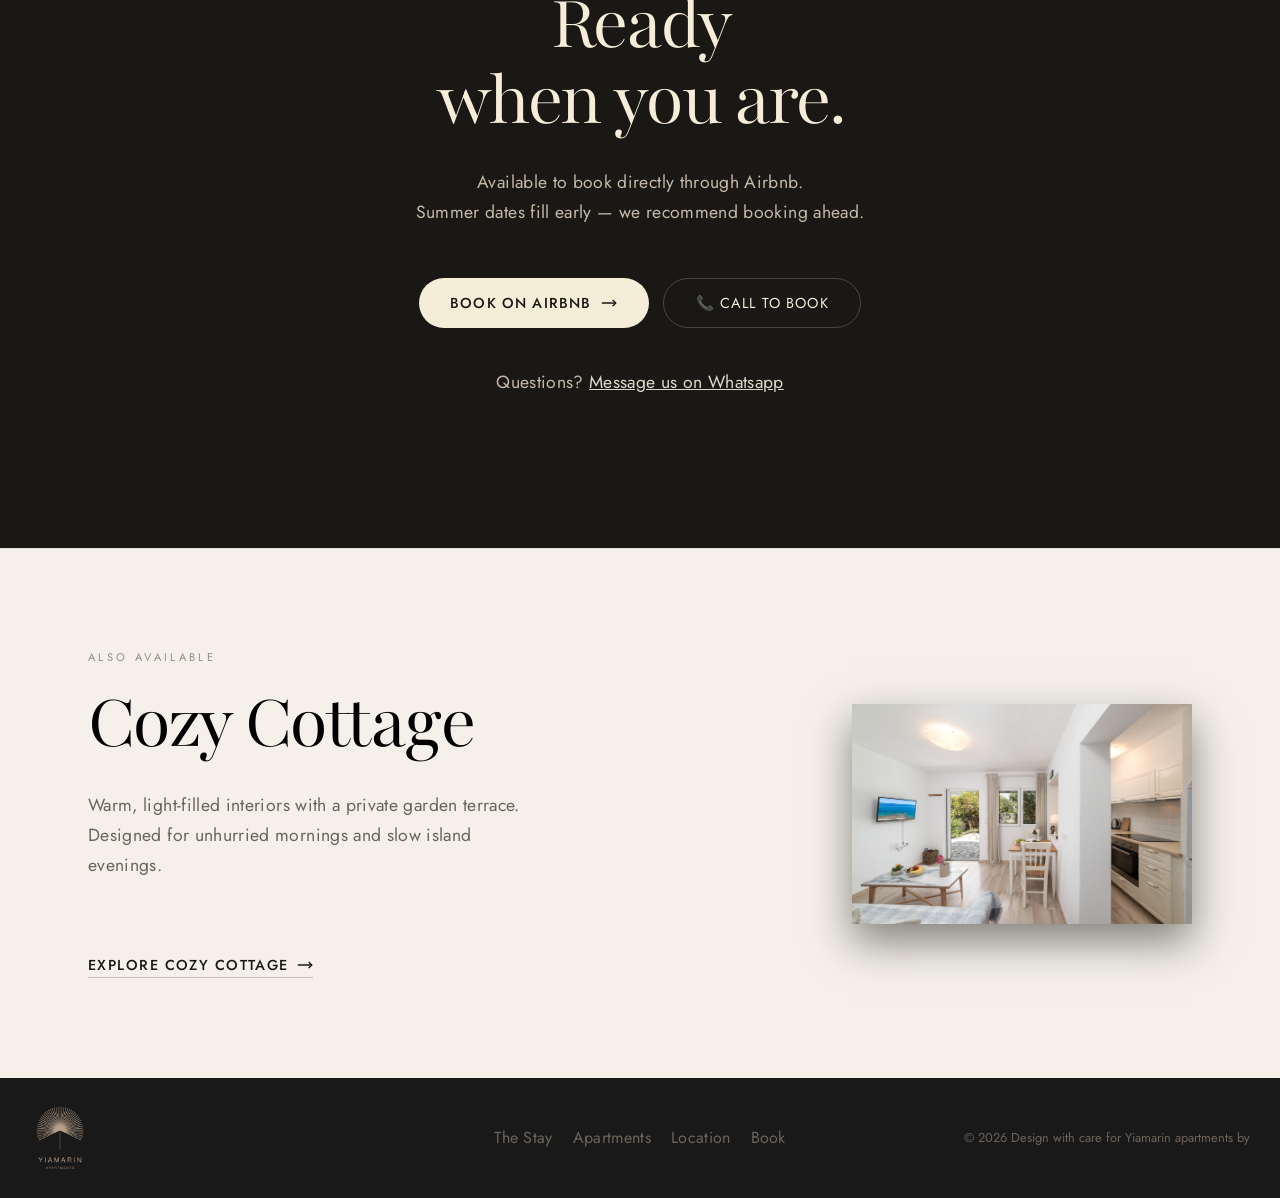
<file: yiamarin/index.html>
<!doctype html>
<html lang="en">
  <head>
    <meta charset="UTF-8" />
    <meta name="viewport" content="width=device-width, initial-scale=1.0" />
    <title>The Yiamarin Apartment | Holiday Apartment in Istro, Crete</title>
    <link rel="stylesheet" href="../styles.css" />
    <link rel="preconnect" href="https://fonts.googleapis.com" />
    <link rel="preconnect" href="https://fonts.gstatic.com" crossorigin />
    <link
      href="https://fonts.googleapis.com/css2?family=Playfair:ital,opsz,wght@0,5..1200,300..900;1,5..1200,300..900&display=swap"
      rel="stylesheet"
    />
    <link
      href="https://fonts.googleapis.com/css2?family=Jost:ital,wght@0,100..900;1,100..900&display=swap"
      rel="stylesheet"
    />
  </head>
  <body>
    <!-- NAVBAR -->
    <header class="site-header">
      <nav class="navbar">
        <button class="hamburger-button" aria-label="navigation button">
          <span></span>
          <span></span>
          <span></span>
        </button>
        <a href="/" class="logo" aria-label="Yiamarin Apartments Home">
          <svg viewBox="-50 0 500 460" xmlns="http://www.w3.org/2000/svg">
            <!-- Χρώμα -->
            <g
              stroke="#b79f8b"
              stroke-width="3"
              stroke-linecap="round"
              fill="none"
            >
              <!-- Κέντρο -->
              <circle cx="200" cy="200" r="2" fill="#b79f8b" />

              <!-- Κορμός -->
              <line x1="200" y1="212" x2="200" y2="320" />

              <!-- ΜΙΑ ακτίνα (template) -->
              <g id="ray">
                <line x1="200" y1="200" x2="200" y2="55" />
              </g>

              <!-- ΒΕΝΤΑΛΙΑ (περιστροφές) -->
              <use href="#ray" transform="rotate(-115 200 200)" />
              <use href="#ray" transform="rotate(-110 200 200)" />
              <use href="#ray" transform="rotate(-105 200 200)" />
              <use href="#ray" transform="rotate(-100 200 200)" />
              <use href="#ray" transform="rotate(-95 200 200)" />
              <use href="#ray" transform="rotate(-90 200 200)" />
              <use href="#ray" transform="rotate(-85 200 200)" />
              <use href="#ray" transform="rotate(-80 200 200)" />
              <use href="#ray" transform="rotate(-75 200 200)" />
              <use href="#ray" transform="rotate(-70 200 200)" />
              <use href="#ray" transform="rotate(-65 200 200)" />
              <use href="#ray" transform="rotate(-60 200 200)" />
              <use href="#ray" transform="rotate(-55 200 200)" />
              <use href="#ray" transform="rotate(-50 200 200)" />
              <use href="#ray" transform="rotate(-45 200 200)" />
              <use href="#ray" transform="rotate(-40 200 200)" />
              <use href="#ray" transform="rotate(-35 200 200)" />
              <use href="#ray" transform="rotate(-30 200 200)" />
              <use href="#ray" transform="rotate(-25 200 200)" />
              <use href="#ray" transform="rotate(-20 200 200)" />
              <use href="#ray" transform="rotate(-15 200 200)" />
              <use href="#ray" transform="rotate(-10 200 200)" />
              <use href="#ray" transform="rotate(-5 200 200)" />
              <use href="#ray" transform="rotate(5 200 200)" />
              <use href="#ray" transform="rotate(10 200 200)" />
              <use href="#ray" transform="rotate(15 200 200)" />
              <use href="#ray" transform="rotate(20 200 200)" />
              <use href="#ray" transform="rotate(25 200 200)" />
              <use href="#ray" transform="rotate(30 200 200)" />
              <use href="#ray" transform="rotate(35 200 200)" />
              <use href="#ray" transform="rotate(40 200 200)" />
              <use href="#ray" transform="rotate(45 200 200)" />
              <use href="#ray" transform="rotate(50 200 200)" />
              <use href="#ray" transform="rotate(55 200 200)" />
              <use href="#ray" transform="rotate(60 200 200)" />
              <use href="#ray" transform="rotate(65 200 200)" />
              <use href="#ray" transform="rotate(70 200 200)" />
              <use href="#ray" transform="rotate(75 200 200)" />
              <use href="#ray" transform="rotate(80 200 200)" />
              <use href="#ray" transform="rotate(85 200 200)" />
              <use href="#ray" transform="rotate(90 200 200)" />
              <use href="#ray" transform="rotate(95 200 200)" />
              <use href="#ray" transform="rotate(100 200 200)" />
              <use href="#ray" transform="rotate(105 200 200)" />
              <use href="#ray" transform="rotate(110 200 200)" />
              <use href="#ray" transform="rotate(115 200 200)" />
            </g>

            <!-- Τίτλος -->
            <text
              x="200"
              y="400"
              text-anchor="middle"
              font-family="Helvetica, Arial, sans-serif"
              font-size="42"
              letter-spacing="10"
              fill="#b79f8b"
            >
              YIAMARIN
            </text>

            <text
              x="200"
              y="440"
              text-anchor="middle"
              font-family="Helvetica, Arial, sans-serif"
              font-size="18"
              letter-spacing="6"
              fill="#b79f8b"
            >
              APARTMENTS
            </text>
          </svg>
        </a>

        <a class="call-now" href="tel:+306944622165"
          ><svg
            xmlns="http://www.w3.org/2000/svg"
            width="24"
            height="24"
            viewBox="0 0 24 24"
            fill="none"
            stroke="currentColor"
            stroke-width="2"
            stroke-linecap="round"
            stroke-linejoin="round"
            class="lucide lucide-phone-icon lucide-phone"
          >
            <path
              d="M13.832 16.568a1 1 0 0 0 1.213-.303l.355-.465A2 2 0 0 1 17 15h3a2 2 0 0 1 2 2v3a2 2 0 0 1-2 2A18 18 0 0 1 2 4a2 2 0 0 1 2-2h3a2 2 0 0 1 2 2v3a2 2 0 0 1-.8 1.6l-.468.351a1 1 0 0 0-.292 1.233 14 14 0 0 0 6.392 6.384"
            />
          </svg>
        </a>
      </nav>
    </header>
    <main>
      <!-- HERO -->
      <section class="apt-hero">
        <div class="apt-hero-wrapper">
          <div class="apt-hero-typography">
            <span class="eyebrow">Apartment 02 · Istro, Crete</span>
            <h1>The<br /><em>Yiamarin</em></h1>
            <p class="apt-hero-paragraph">
              Clean lines, modern comforts, and a calm contemporary atmosphere.
              For two guests seeking something more pared-back.
            </p>

            <div class="apt-hero-details">
              <div class="apt-details">
                <svg
                  xmlns="http://www.w3.org/2000/svg"
                  width="24"
                  height="24"
                  viewBox="0 0 24 24"
                  fill="none"
                  stroke="currentColor"
                  stroke-width="2"
                  stroke-linecap="round"
                  stroke-linejoin="round"
                  class="apt-hero-icon"
                >
                  <path d="M16 21v-2a4 4 0 0 0-4-4H6a4 4 0 0 0-4 4v2" />
                  <path d="M16 3.128a4 4 0 0 1 0 7.744" />
                  <path d="M22 21v-2a4 4 0 0 0-3-3.87" />
                  <circle cx="9" cy="7" r="4" />
                </svg>
                <span class="details-naming">Guests</span>
                <span>2</span>
              </div>
              <div class="apt-details-divider"></div>
              <div class="apt-details">
                <svg
                  xmlns="http://www.w3.org/2000/svg"
                  width="24"
                  height="24"
                  viewBox="0 0 24 24"
                  fill="none"
                  stroke="currentColor"
                  stroke-width="2"
                  stroke-linecap="round"
                  stroke-linejoin="round"
                  class="apt-hero-icon"
                >
                  <path stroke="none" d="M0 0h24v24H0z" fill="none" />
                  <path
                    d="M17 5h2a1 1 0 0 1 1 1v1a1 1 0 0 1 -1 1h-1a1 1 0 0 0 -1 1v1a1 1 0 0 0 1 1h2"
                  />
                  <path d="M4 12v6" />
                  <path d="M4 14a2 2 0 0 1 2 -2h.5a2.5 2.5 0 0 1 2.5 2.5v3.5" />
                  <path d="M9 15.5v-1a2.5 2.5 0 1 1 5 0v3.5" />
                </svg>
                <span class="details-naming">Size</span>
                <span>35 m²</span>
              </div>
              <div class="apt-details-divider"></div>
              <div class="apt-details">
                <svg
                  xmlns="http://www.w3.org/2000/svg"
                  width="24"
                  height="24"
                  viewBox="0 0 24 24"
                  fill="none"
                  stroke="currentColor"
                  stroke-width="2"
                  stroke-linecap="round"
                  stroke-linejoin="round"
                  class="apt-hero-icon"
                >
                  <path d="M2 20v-8a2 2 0 0 1 2-2h16a2 2 0 0 1 2 2v8" />
                  <path d="M4 10V6a2 2 0 0 1 2-2h12a2 2 0 0 1 2 2v4" />
                  <path d="M12 4v6" />
                  <path d="M2 18h20" />
                </svg>
                <span class="details-naming">Bedrooms</span>
                <span>1</span>
              </div>
              <div class="apt-details-divider"></div>
              <div class="apt-details">
                <svg
                  xmlns="http://www.w3.org/2000/svg"
                  width="24"
                  height="24"
                  viewBox="0 0 24 24"
                  fill="none"
                  stroke="currentColor"
                  stroke-width="2"
                  stroke-linecap="round"
                  stroke-linejoin="round"
                  class="apt-hero-icon"
                >
                  <path
                    d="M11.525 2.295a.53.53 0 0 1 .95 0l2.31 4.679a2.123 2.123 0 0 0 1.595 1.16l5.166.756a.53.53 0 0 1 .294.904l-3.736 3.638a2.123 2.123 0 0 0-.611 1.878l.882 5.14a.53.53 0 0 1-.771.56l-4.618-2.428a2.122 2.122 0 0 0-1.973 0L6.396 21.01a.53.53 0 0 1-.77-.56l.881-5.139a2.122 2.122 0 0 0-.611-1.879L2.16 9.795a.53.53 0 0 1 .294-.906l5.165-.755a2.122 2.122 0 0 0 1.597-1.16z"
                  />
                </svg>
                <span class="details-naming">Rating</span>
                <span>★ 4.9+</span>
              </div>
            </div>

            <div class="apt-hero-cta">
              <a
                class="cta-btn-primary"
                href="https://www.airbnb.gr/rooms/953035447389489999?guests=1&adults=1&s=67&unique_share_id=6c880c32-fafd-418c-8df1-3d3c75401820"
                target="_blank"
                rel="noopener"
                >Book on Airbnb</a
              >
              <a class="cta-btn-secondary" href="tel:+306944622165"
                >📞 Call to Book</a
              >
            </div>
          </div>

          <div class="apt-hero-img">
            <img
              src="../images/yiamarin/CY-image-5.webp"
              alt="Cozy Cottage interior"
            />
          </div>
        </div>
      </section>

      <!-- PHOTO STACK -->
      <section class="photos-section">
        <div class="photo-stack">
          <div class="photo-stack-item tall">
            <img
              src="../images/yiamarin/yiamarin-sofa.webp"
              alt="Yiamarin interior"
            />
          </div>
          <div class="photo-stack-item">
            <img
              src="../images/yiamarin/yiamarin-kitchen.webp"
              alt="Yiamarin kitchen"
            />
          </div>

          <div class="photo-stack-item">
            <img
              src="../images/yiamarin/yiamarin-bedroom.webp"
              alt="Yiamarin bedroom"
            />
          </div>

          <div class="photo-stack-item">
            <img
              src="../images/yiamarin/yiamarin-bedroom1.webp"
              alt="Yiamarin bedroom"
            />
          </div>
          <div class="photo-stack-item">
            <img
              src="../images/yiamarin/yiamarin-bathroom.webp"
              alt="Yiamarin bathroom"
            />
          </div>
          <div class="photo-stack-item">
            <img
              src="../images/yiamarin/yiamarin-outdoor.webp"
              alt="Outdoor seating"
            />
          </div>
        </div>
      </section>

      <!-- ABOUT -->
      <section class="apt-about-section">
        <div class="apt-about-wrapper">
          <div class="apt-about-text">
            <span class="eyebrow">The Space</span>
            <h2>A stay that feels like coming home.</h2>
            <p class="apt-about-paragraph">
              Designed with simplicity in mind, the apartment combines modern
              comforts with a relaxed atmosphere. Whether you're returning from
              the beach or enjoying a quiet evening in, every detail is made to
              feel effortless.
            </p>
          </div>
          <div class="apt-amenities">
            <div class="amenities-left">
              <!-- GARDEN -->
              <div class="amenity">
                <div class="amenity-icon">
                  <svg
                    xmlns="http://www.w3.org/2000/svg"
                    width="24"
                    height="24"
                    viewBox="0 0 24 24"
                    fill="none"
                    stroke="currentColor"
                    stroke-width="2"
                    stroke-linecap="round"
                    stroke-linejoin="round"
                    class="apt-amenities-icon"
                  >
                    <path
                      d="M12 5a3 3 0 1 1 3 3m-3-3a3 3 0 1 0-3 3m3-3v1M9 8a3 3 0 1 0 3 3M9 8h1m5 0a3 3 0 1 1-3 3m3-3h-1m-2 3v-1"
                    />
                    <circle cx="12" cy="8" r="2" />
                    <path d="M12 10v12" />
                    <path d="M12 22c4.2 0 7-1.667 7-5-4.2 0-7 1.667-7 5Z" />
                    <path d="M12 22c-4.2 0-7-1.667-7-5 4.2 0 7 1.667 7 5Z" />
                  </svg>
                </div>

                <div class="amenity-text">
                  <strong>Garden</strong>
                  <span>Shaded outdoor terrace</span>
                </div>
              </div>
              <!-- AIR CON -->
              <div class="amenity">
                <div class="amenity-icon">
                  <svg
                    xmlns="http://www.w3.org/2000/svg"
                    width="24"
                    height="24"
                    viewBox="0 0 24 24"
                    fill="none"
                    stroke="currentColor"
                    stroke-width="2"
                    stroke-linecap="round"
                    stroke-linejoin="round"
                    class="apt-amenities-icon"
                  >
                    <path d="M10 21v-1" />
                    <path d="M10 4V3" />
                    <path d="M10 9a3 3 0 0 0 0 6" />
                    <path d="m14 20 1.25-2.5L18 18" />
                    <path d="m14 4 1.25 2.5L18 6" />
                    <path d="m17 21-3-6 1.5-3H22" />
                    <path d="m17 3-3 6 1.5 3" />
                    <path d="M2 12h1" />
                    <path d="m20 10-1.5 2 1.5 2" />
                    <path d="m3.64 18.36.7-.7" />
                    <path d="m4.34 6.34-.7-.7" />
                  </svg>
                </div>
                <div class="amenity-text">
                  <strong>Air conditioning</strong>
                  <span>Throughout the apartment</span>
                </div>
              </div>

              <!-- AIR CON -->
              <div class="amenity">
                <div class="amenity-icon">
                  <svg
                    xmlns="http://www.w3.org/2000/svg"
                    width="24"
                    height="24"
                    viewBox="0 0 24 24"
                    fill="none"
                    stroke="currentColor"
                    stroke-width="2"
                    stroke-linecap="round"
                    stroke-linejoin="round"
                    class="icon icon-tabler icons-tabler-outline icon-tabler-teapot"
                  >
                    <path stroke="none" d="M0 0h24v24H0z" fill="none" />
                    <path
                      d="M10.29 3h3.42a2 2 0 0 1 1.988 1.78l1.555 14a2 2 0 0 1 -1.988 2.22h-6.53a2 2 0 0 1 -1.988 -2.22l1.555 -14a2 2 0 0 1 1.988 -1.78"
                    />
                    <path
                      d="M7.47 12.5l-4.257 -5.019a.899 .899 0 0 1 .69 -1.481h13.09a3 3 0 0 1 3.007 3v3c0 1.657 -1.346 3 -3.007 3"
                    />
                    <path d="M7 17h10" />
                  </svg>
                </div>
                <div class="amenity-text">
                  <strong>Air conditioning</strong>
                  <span>Throughout the apartment</span>
                </div>
              </div>
              <!-- WI-FI -->
              <div class="amenity">
                <div class="amenity-icon">
                  <svg
                    xmlns="http://www.w3.org/2000/svg"
                    width="24"
                    height="24"
                    viewBox="0 0 24 24"
                    fill="none"
                    stroke="currentColor"
                    stroke-width="2"
                    stroke-linecap="round"
                    stroke-linejoin="round"
                    class="apt-amenities-icon"
                  >
                    <path d="M12 20h.01" />
                    <path d="M5 12.859a10 10 0 0 1 14 0" />
                    <path d="M8.5 16.429a5 5 0 0 1 7 0" />
                  </svg>
                </div>
                <div class="amenity-text">
                  <strong>Free Wi-Fi</strong>
                  <span>High-speed throughout</span>
                </div>
              </div>
            </div>

            <div class="amenites-right">
              <!-- KITCHEN -->
              <div class="amenity">
                <div class="amenity-icon">
                  <svg
                    xmlns="http://www.w3.org/2000/svg"
                    fill="none"
                    viewBox="0 0 16 16"
                    id="Oven-Duotone--Streamline-Phosphor"
                    height="16"
                    width="16"
                    class="apt-amenities-icon"
                  >
                    <desc>
                      Oven Duotone Streamline Icon: https://streamlinehq.com
                    </desc>
                    <g id="oven-duotone">
                      <path
                        id="Vector"
                        fill="#c4c4c3"
                        d="M11.5 7v4.5H4.5v-4.5h7Z"
                        stroke-width="0.0625"
                      ></path>
                      <path
                        id="Vector_2"
                        fill="#000000"
                        d="M13 2H3c-0.26521875 0 -0.51956875 0.10535625 -0.70710625 0.29289375C2.10535625 2.48043125 2 2.73478125 2 3v10c0 0.2651875 0.10535625 0.5195625 0.29289375 0.707125C2.48043125 13.894625 2.73478125 14 3 14h10c0.2651875 0 0.5195625 -0.105375 0.707125 -0.292875 0.1875 -0.1875625 0.292875 -0.4419375 0.292875 -0.707125V3c0 -0.26521875 -0.105375 -0.51956875 -0.292875 -0.70710625C13.5195625 2.10535625 13.2651875 2 13 2Zm0 11H3V3h10v10ZM4.5 4.75c0 -0.1483375 0.0439875 -0.2933375 0.1264 -0.416675 0.08240625 -0.1233375 0.19954375 -0.21946875 0.3365875 -0.2762375 0.13704375 -0.0567625 0.28784375 -0.0716125 0.43333125 -0.042675 0.1454875 0.0289375 0.279125 0.10036875 0.3840125 0.20525625 0.1048875 0.1048875 0.17631875 0.238525 0.20525625 0.3840125 0.0289375 0.1454875 0.0140875 0.2962875 -0.042675 0.43333125 -0.05676875 0.13704375 -0.1529 0.25418125 -0.2762375 0.3365875C5.5433375 5.4560125 5.3983375 5.5 5.25 5.5c-0.1989125 0 -0.389675 -0.07901875 -0.53033125 -0.21966875C4.57901875 5.139675 4.5 4.9489125 4.5 4.75Zm2.75 0c0 -0.1483375 0.044 -0.2933375 0.126375 -0.416675 0.0824375 -0.1233375 0.1995625 -0.21946875 0.336625 -0.2762375 0.1370625 -0.0567625 0.2878125 -0.0716125 0.4333125 -0.042675 0.1455 0.0289375 0.279125 0.10036875 0.384 0.20525625 0.1049375 0.1048875 0.1763125 0.238525 0.20525 0.3840125 0.0289375 0.1454875 0.014125 0.2962875 -0.042625 0.43333125 -0.0568125 0.13704375 -0.1529375 0.25418125 -0.27625 0.3365875C8.2933125 5.4560125 8.1483125 5.5 8 5.5c-0.1989375 0 -0.3896875 -0.07901875 -0.5303125 -0.21966875C7.329 5.139675 7.25 4.9489125 7.25 4.75Zm2.75 0c0 -0.1483375 0.044 -0.2933375 0.126375 -0.416675 0.0824375 -0.1233375 0.1995625 -0.21946875 0.336625 -0.2762375 0.1370625 -0.0567625 0.2878125 -0.0716125 0.4333125 -0.042675 0.1455 0.0289375 0.279125 0.10036875 0.384 0.20525625 0.1049375 0.1048875 0.1763125 0.238525 0.20525 0.3840125 0.0289375 0.1454875 0.014125 0.2962875 -0.042625 0.43333125 -0.0568125 0.13704375 -0.1529375 0.25418125 -0.27625 0.3365875C11.0433125 5.4560125 10.8983125 5.5 10.75 5.5c-0.1989375 0 -0.3896875 -0.07901875 -0.5303125 -0.21966875C10.079 5.139675 10 4.9489125 10 4.75Zm1.5 1.75H4.5c-0.13260625 0 -0.2597875 0.0526875 -0.35355625 0.1464375C4.05268125 6.7401875 4 6.867375 4 7v4.5c0 0.132625 0.05268125 0.2598125 0.14644375 0.3535625C4.2402125 11.9473125 4.36739375 12 4.5 12h7c0.132625 0 0.2598125 -0.0526875 0.3535625 -0.1464375S12 11.632625 12 11.5v-4.5c0 -0.132625 -0.0526875 -0.2598125 -0.1464375 -0.3535625S11.632625 6.5 11.5 6.5Zm-0.5 4.5H5v-3.5h6v3.5Z"
                        stroke-width="0.0625"
                      ></path>
                    </g>
                  </svg>
                </div>
                <div class="amenity-text">
                  <strong>Full kitchen</strong>
                  <span>Equipped for self-catering</span>
                </div>
              </div>
              <!-- VOULISMA -->
              <div class="amenity">
                <div class="amenity-icon">
                  <svg
                    xmlns="http://www.w3.org/2000/svg"
                    width="24"
                    height="24"
                    viewBox="0 0 24 24"
                    fill="none"
                    stroke="currentColor"
                    stroke-width="2"
                    stroke-linecap="round"
                    stroke-linejoin="round"
                    class="apt-amenities-icon"
                  >
                    <path stroke="none" d="M0 0h24v24H0z" fill="none" />
                    <path d="M15 9a1 1 0 1 0 2 0a1 1 0 1 0 -2 0" />
                    <path d="M6 11l4 -2l3.5 3l-1.5 2" />
                    <path
                      d="M3 16.75a2.4 2.4 0 0 0 1 .25a2.4 2.4 0 0 0 2 -1a2.4 2.4 0 0 1 2 -1a2.4 2.4 0 0 1 2 1a2.4 2.4 0 0 0 2 1a2.4 2.4 0 0 0 2 -1a2.4 2.4 0 0 1 2 -1a2.4 2.4 0 0 1 2 1a2.4 2.4 0 0 0 2 1a2.4 2.4 0 0 0 1 -.25"
                    />
                  </svg>
                </div>
                <div class="amenity-text">
                  <strong>Beach 10 min</strong>
                  <span>Voulisma beach on foot</span>
                </div>
              </div>
              <!-- PARKING -->
              <div class="amenity">
                <div class="amenity-icon">
                  <svg
                    xmlns="http://www.w3.org/2000/svg"
                    width="24"
                    height="24"
                    viewBox="0 0 24 24"
                    fill="none"
                    stroke="currentColor"
                    stroke-width="2"
                    stroke-linecap="round"
                    stroke-linejoin="round"
                    class="apt-amenities-icon"
                  >
                    <path stroke="none" d="M0 0h24v24H0z" fill="none" />
                    <path
                      d="M3 5a2 2 0 0 1 2 -2h14a2 2 0 0 1 2 2v14a2 2 0 0 1 -2 2h-14a2 2 0 0 1 -2 -2v-14"
                    />
                    <path
                      d="M10 16v-8h2.667c.736 0 1.333 .895 1.333 2s-.597 2 -1.333 2h-2.667"
                    />
                  </svg>
                </div>
                <div class="amenity-text">
                  <strong>Free parking</strong>
                  <span>On the street</span>
                </div>
              </div>
            </div>
          </div>
        </div>
      </section>

      <!-- HIGHLIGHTS -->
      <section class="apt-highlights">
        <div class="apt-highlights-wrapper">
          <div class="apt-highlights-header">
            <span class="eyebrow-center">What to expect</span>
            <h2>Every detail, considered.</h2>
          </div>

          <div class="highlights-cards">
            <div class="highlight-card">
              <span class="highlight-number">01</span>
              <h3>Morning light<br />and quiet garden</h3>
              <p>
                Wake up to soft Cretan light filtering through the windows. Step
                straight into the private garden with your coffee before the day
                begins.
              </p>
            </div>
            <div class="highlight-card">
              <span class="highlight-number">02</span>
              <h3>Spotless,<br />ready from minute one</h3>
              <p>
                Guests consistently remark on the cleanliness. Freshly laundered
                linens, a well-stocked kitchen, and a space that genuinely feels
                cared for.
              </p>
            </div>
            <div class="highlight-card">
              <span class="highlight-number">03</span>
              <h3>Close to beaches,<br />cafés and local life</h3>
              <p>
                The interior palette echoes the island — sandy linens, warm
                wood, and stone. Nothing excessive, nothing missing.
              </p>
            </div>
          </div>
        </div>
      </section>

      <!-- BOOK SECTION -->
      <section class="apt-book-section">
        <div class="apt-book-wrapper">
          <span class="eyebrow-center">Book your stay</span>
          <h2>Ready<br />when you are.</h2>
          <p>
            Available to book directly through Airbnb.<br />
            Summer dates fill early — we recommend booking ahead.
          </p>
          <div class="apt-book-cta">
            <a
              class="btn-book"
              href="https://www.airbnb.gr/rooms/953035447389489999?guests=1&adults=1&s=67&unique_share_id=6c880c32-fafd-418c-8df1-3d3c75401820"
              target="_blank"
              rel="noopener"
            >
              Book on Airbnb
              <svg
                xmlns="http://www.w3.org/2000/svg"
                width="16"
                height="16"
                viewBox="0 0 24 24"
                fill="none"
                stroke="currentColor"
                stroke-width="2"
                stroke-linecap="round"
                stroke-linejoin="round"
              >
                <path d="M18 8L22 12L18 16" />
                <path d="M2 12H22" />
              </svg>
            </a>
            <a class="btn-call" href="tel:+306944622165">📞 Call to Book</a>
          </div>
          <p class="apt-book-note">
            Questions? <a href="wa.me:447459293270"> Message us on Whatsapp</a>
          </p>
        </div>
      </section>

      <!-- OTHER APARTMENT -->
      <section class="apt-other">
        <div class="apt-other-wrapper">
          <div class="apt-other-text">
            <small>Also available</small>
            <h2>Cozy Cottage</h2>
            <p>
              Warm, light-filled interiors with a private garden terrace.
              Designed for unhurried mornings and slow island evenings.
            </p>
            <a class="text-link" href="../cozy-cottage/index.html">
              Explore Cozy Cottage
              <svg
                xmlns="http://www.w3.org/2000/svg"
                width="16"
                height="16"
                viewBox="0 0 24 24"
                fill="none"
                stroke="currentColor"
                stroke-width="2"
                stroke-linecap="round"
                stroke-linejoin="round"
              >
                <path d="M18 8L22 12L18 16" />
                <path d="M2 12H22" />
              </svg>
            </a>
          </div>
          <div class="apt-other-image">
            <img
              src="../images/cozy/CK-image-4.webp"
              alt="The Yiamarin apartment"
            />
          </div>
        </div>
      </section>
    </main>
    <!-- FOOTER -->
    <footer>
      <nav class="footer-nav">
        <a class="footer-yiamarin" href="/"
          ><img src="../images/yiamarin_svg.png" alt="Yiamarin apartments logo"
        /></a>
        <ul>
          <li><a href="#stay">The Stay</a></li>
          <li><a href="#apartments">Apartments</a></li>
          <li><a href="#location">Location</a></li>
          <li><a href="#book">Book</a></li>
        </ul>
        <div class="signature">
          <span>© 2026 Design with care for Yiamarin apartments by</span>
          <a href="tel:+306944622165"> </a>
        </div>
      </nav>
    </footer>
  </body>
</html>
</file>
<file: styles.css>
* {
  margin: 0;
  padding: 0;
  box-sizing: border-box;
  scale: smooth;
}

:root {
  --bg: #f5f1ea;
  --bg-apartments: #e7e0d2b4;
  --bg-icons: #e7e0d2;
  --muted: #6d6459;
  --gray: rgba(23, 21, 18, 0.548);
  --small-spacing: 0.02em;
  --medium-spacing: 0.04rem;
  --ease: cubic-bezier(0.22, 0.61, 0.36, 1);
  --shadow-min: 0 18px 40px rgba(19, 17, 14, 0.1);
  --shadow-mid: 0 18px 40px rgba(19, 17, 14, 0.5);
  --playfair: "Playfair", serif;
  --jost: "Jost", sans-serif;
}

body {
  font-family: "Jost", sans-serif;
  background: var(--bg);
  /*width: calc(100vw - 10rem);*/
  margin: 0 auto;
}

.no-scroll {
  overflow: hidden;
}

.visualy-hidden {
  display: none;
}

.hero-wrapper,
.stay-wrapper,
.location-wrapper,
.apartments-wrapper,
.book-wrapper,
.apt-hero-wrapper,
.apt-about-wrapper,
.apt-highlights-wrapper,
.apt-book-wrapper {
  max-width: 1400px;
  margin: 0 auto;
  padding-inline: clamp(1rem, 4vw, 3rem);
}

h1,
h2 {
  font-family: "Playfair", serif;
  margin: 0;
  line-height: 0.95;
  letter-spacing: -0.04em;
  font-weight: 300;
}

.location-paragraph,
.stay-paragraph,
.hero-paragraph,
.apartment-paragraph,
.book-typography p,
.apt-hero-paragraph,
.apt-about-paragraph {
  font-family: "Jost", sans-serif;
  font-size: clamp(1rem, 5vw, 1.1rem);
  font-weight: 400;
  opacity: 0.7;
  letter-spacing: var(--small-spacing);
}

.paragraph-eyebrow,
.paragraph-eyebrows-location {
  display: flex;
  margin: 50px 0 40px 0;
  color: var(--muted);
  text-transform: uppercase;
  gap: 10px;
  font-size: 0.6rem;
  letter-spacing: 0.4em;
  opacity: 0.8;
}

.paragraph-eyebrow::before,
.paragraph-eyebrows-location::before {
  content: "";
  width: 30px;
  height: 1px;
  align-self: center;
  background: rgba(23, 21, 18, 0.24);
}

.paragraph-eyebrow::after,
.paragraph-eyebrows-location::after {
  content: "";
  width: 30px;
  height: 1px;
  align-self: center;
  background: rgba(23, 21, 18, 0.24);
}

.eyebrow {
  display: flex;
  color: var(--muted);
  align-items: center;
  text-transform: uppercase;
  gap: 10px;
  font-size: 0.7rem;
  letter-spacing: 0.4em;
  margin-bottom: 20px;
  opacity: 0.8;
  flex-wrap: wrap;
}

.eyebrow::before {
  content: "";
  width: 30px;
  height: 1px;
  background: rgba(23, 21, 18, 0.24);
}

.eyebrow-center {
  display: flex;
  color: var(--muted);
  text-transform: uppercase;
  gap: 10px;
  font-size: 0.7rem;
  letter-spacing: 0.4em;
  opacity: 0.8;
  align-self: center;
}

.eyebrow-center::before {
  content: "";
  width: 30px;
  height: 1px;
  align-self: center;
  background: rgba(23, 21, 18, 0.24);
}

.eyebrow-center::after {
  content: "";
  width: 30px;
  height: 1px;
  align-self: center;
  background: rgba(23, 21, 18, 0.24);
}

.cta-btn-primary {
  display: flex;
  align-items: center;
  justify-content: center;
  padding: 0.85em 1.8em;
  background-color: #1f1f1f;
  color: white;
  border: none;
  font-size: 0.85rem;
  text-decoration: none;
  text-transform: uppercase;
  letter-spacing: 0.1rem;
}

.cta-btn-secondary {
  display: flex;
  align-items: center;
  justify-content: center;
  padding: 0.85em 1.8em;
  border: 1px solid #00000033;
  font-size: 0.85rem;
  text-decoration: none;
  color: black;
  text-transform: uppercase;
  letter-spacing: 0.1rem;
}

/*==== NAV BAR ===*/
.site-header {
  position: fixed;
  top: 0;
  left: 0;
  width: 100%;
  background-color: #f5f1eac5;
  backdrop-filter: blur(5px);
  z-index: 999;
}
/*
.site-header-schroll {
  position: fixed;
  top: 0;
  left: 0;
  width: 100%;
  background-color: #f5f1eac5;
  box-shadow: var(--shadow-mid);
  z-index: 999;
}*/

.hamburger-button {
  border: none;
  background: none;
  display: none;
}

.navbar {
  display: flex;
  max-width: 1400px;
  align-items: center;
  justify-content: space-between;
  margin: 0 auto;
  padding-inline: clamp(1rem, 4vw, 3rem);
  padding-top: 10px;
  padding-bottom: 10px;
  position: relative;
}

.nav-menu {
  display: flex;
  position: absolute;
  left: 50%;
  transform: translateX(-50%);
  gap: 50px;
  align-items: center;
  list-style: none;
}

.logo {
  display: inline-flex;
  width: 80px;
  height: 80px;
}

nav li {
  display: flex;
}

nav li a {
  color: var(--muted);
  font-family: "Jost", sans-serif;
  font-size: 1.1rem;
  text-decoration: none;
  letter-spacing: var(--small-spacing);
  white-space: nowrap;
}

.call-now {
  width: 45px;
  height: 45px;
  border-radius: 50%;
  background: #e7e0d2;
  display: flex;
  align-items: center;
  justify-content: center;
}

.call-now svg {
  color: var(--muted);
}

/*==== Hero ===*/

.hero {
  padding: 180px 0 80px 0;
}

.hero-wrapper {
  display: grid;
  grid-template-columns: 3fr 2fr;
}

.hero-typography {
  width: 100%;
}

.eyebrow-hero {
  display: flex;
  color: var(--muted);
  align-items: center;
  text-transform: uppercase;
  gap: 10px;
  font-size: 0.7rem;
  letter-spacing: 0.4em;
  margin-bottom: 30px;
  opacity: 0.8;
  flex-wrap: wrap;
}

.eyebrow-hero::before {
  content: "";
  width: 40px;
  height: 1px;
  background: rgba(23, 21, 18, 0.24);
}

.hero-typography h1 {
  font-size: clamp(6rem, 8vw, 7rem);
  max-width: 12ch;
  line-height: 1.1;
}

.hero-typography p {
  letter-spacing: var(--small-spacing);
  max-width: 42ch;
  margin-top: 60px;
}

.hero-cta {
  display: flex;
  gap: 10px;
  margin-top: 55px;
}

.hero-visual {
  display: flex;
  align-items: center;
  position: relative;
  height: 600px;
}

.hero-bg {
  width: 100%;
  height: 100%;
  background: linear-gradient(
    180deg,
    rgba(255, 255, 255, 0.45),
    rgba(255, 255, 255, 0.1)
  );
  box-shadow: var(--shadow-min);
  position: absolute;
}

.hero-visual .cozy {
  width: 90%;
  height: 90%;
  top: 2%;
  left: -10%;
  position: absolute;
  object-fit: cover;
  object-position: 20% center;
  box-shadow: var(--shadow-min);
  border: var(--image-border);
}

.hero-img .yiamarin-hero {
  width: 50%;
  height: 30%;
  bottom: 2%;
  right: 5%;
  position: absolute;
  object-fit: cover;
  box-shadow: var(--shadow-min);
  border: var(--image-border);
}

.hero-img .bedroom {
  width: 40%;
  height: 30%;
  top: -3%;
  right: 5%;
  position: absolute;
  filter: brightness(1.1) contrast(1.05);
  object-fit: cover;
  box-shadow: var(--shadow-min);
  border: var(--image-border);
}

/*=== STAY ====*/
.stay {
  margin: 0 auto;
  padding: 80px 0;
}

.stay-wrapper {
  display: grid;
  grid-template-columns: 1fr 1fr;
  column-gap: clamp(60px, 8vw, 200px);
}

.stay-image {
  position: relative;
  width: 100%;
  max-height: 500px;
}

.stay-image img {
  position: absolute;
  width: 100%;
  height: 100%;
  object-fit: cover;
  box-shadow: var(--shadow-min);
  border: var(--image-border);
  aspect-ratio: 16 /9;
}

.stay-note {
  position: absolute;
  background: rgba(231, 224, 210, 0.85);
  backdrop-filter: blur(6px);
  border: 1px solid rgba(0, 0, 0, 0.05);
  width: calc(100% - 60px);
  max-width: 300px;
  padding: 20px;
  bottom: -150px;
  left: 50%;
  transform: translateX(-50%);
  box-shadow: 0 18px 40px rgba(19, 17, 14, 0.1);
  text-align: center;
}

.stay-note-svg {
  display: block;
  width: 100%;
  max-width: 60px;
  height: 60px;
  justify-content: center;
  align-items: center;
  align-self: center;
  margin: 0 auto;
}

aside span {
  display: inline-flex;
  color: #6d50339b;
  text-transform: uppercase;
  font-size: 0.7rem;
  letter-spacing: 0.1em;
  margin-bottom: 8px;
  font-weight: 500;
}

aside strong {
  letter-spacing: var(--small-spacing);
  line-height: 1.4;
  font-size: clamp(0.8rem, 5vw, 0.9rem);
  color: rgba(0, 0, 0, 0.4);
  font-weight: 500;
}

.stay-heading h2 {
  font-size: clamp(3rem, 9vw, 5rem);
  max-width: 15ch;
  margin-top: 20px;
}

.stay-typography {
  margin-top: auto;
}

.stay-paragraph {
  max-width: 40ch;
  margin: 40px 0 50px 0;
}

.stay-highlights-wrapper {
  display: flex;
  flex-direction: column;
}

.stay-highlights {
  display: flex;
  flex-direction: row;
  max-width: 100%;
  gap: 8px;
}

.stay-highlights-number {
  color: rgba(23, 21, 18, 0.35);
  padding-right: 30px;
  letter-spacing: 0.2rem;
  font-size: 0.9rem;
}

.stay-highlights strong {
  font-size: clamp(1rem, 5vw, 1.1rem);
  letter-spacing: var(--small-spacing);
  font-weight: 500;
  width: 50ch;
  font-family: var(--jost);
  letter-spacing: var(--medium-spacing);
  color: rgb(57, 56, 56);
}

.stay-highlights p {
  font-size: 1rem;
  color: var(--muted);
  letter-spacing: var(--medium-spacing);
  max-width: 40ch;
  line-height: 1.5;
  margin-top: 10px;
}

.stay-divider {
  display: inline-block;
  border-bottom: 1px dotted rgba(23, 21, 18, 0.24);
  margin: 20px 0;
  width: 100%;
  max-width: 50ch;
}

/*==== APARTMENTS ==== */
.apartments-section {
  padding: 80px 0 120px 0;
  background: #e7e0d2b4;
}

.apartments-wrapper {
  display: grid;
  grid-template-rows: 1fr;
  max-width: 1400px;
  row-gap: 40px;
  column-gap: clamp(60px, 8vw, 100px);
}

.apt-typography {
  display: flex;
  flex-direction: column;
  width: 100%;
  margin: 0 auto;
  justify-content: center;
  align-self: center;
  align-items: center;
  text-align: center;
  gap: 40px;
}

.apt-typography h2 {
  font-size: clamp(3rem, 9vw, 5rem);
  max-width: 20ch;
  letter-spacing: 0.05rem;
}

.apartment-paragraph {
  max-width: 50ch;
  margin-bottom: 20px;
}

.apartments {
  display: flex;
  gap: 50px;
  width: 100%;
}

.cozy-cottage,
.yiamarin {
  display: flex;
  flex-direction: column;
}

.apartment-img {
  position: relative;
  overflow: hidden;
}

.apartments img {
  width: 100%;
  height: 100%;
  object-fit: cover;
  box-shadow: var(--shadow-min);
}

.apartment-img-overlay {
  position: absolute;
  background: linear-gradient(
    to bottom,
    transparent 80%,
    rgba(0, 0, 0, 0.6) 100%
  );
  z-index: 200;
  inset: 0;
  z-index: 1;
}

.apt-box-number {
  color: var(--muted);
  text-transform: uppercase;
  gap: 10px;
  font-size: 0.7rem;
  letter-spacing: 0.2em;
  inset: 0;
  padding: 10px;
  position: absolute;
  z-index: 2;
}

.cozy-cottage h3,
.yiamarin h3 {
  font-size: clamp(1.5rem, 3vw, 2rem);
  font-weight: 400;
  text-align: left;
  font-family: "Playfair", serif;
  color: #f5edd8;
  margin-top: 10px;
  letter-spacing: var(--mid-spacing);
  position: absolute;
  bottom: 15px;
  left: 10px;
  z-index: 3;
}

.apartment-details p {
  font-size: 1rem;
  color: var(--muted);
  margin-top: 15px;
  font-family: var(--jost);
  font-weight: 400;
  letter-spacing: var(--small-spacing);
}

.diva {
  display: none;
  width: 100%;
  height: 1px;
  background: var(--muted);
  opacity: 0.2;
  margin: 20px 0;
}

.apartments-arrow {
  display: inline-flex;
  align-items: center;
  justify-content: center;
  align-self: center;
  stroke-width: 1;
}

.cozy-cottage a,
.yiamarin a {
  gap: 8px;
  font-size: 0.9rem;
  text-decoration: none;
  font-weight: 400;
  letter-spacing: var(--medium-spacing);
  color: var(--muted);
  display: inline-flex;
  margin-top: 15px;
}

/*==== THE LOCATION ==== */
.location {
  padding: 100px 0;
}

.location-wrapper {
  display: grid;
  grid-template-columns: 1fr 1fr;
  gap: clamp(40px, 10vw, 100px);
}

.location-images {
  position: relative;
  height: 600px;
}

.location-images img {
  width: 100%;
  height: 100%;
}

.istro {
  position: absolute;
  width: 85%;
  height: 520px;
  box-shadow: 0 18px 40px rgba(19, 17, 14, 0.3);
  border: var(--image-border);
  overflow: hidden;
}

.istro img {
  width: 100%;
  height: 100%;
  object-fit: cover;
}

.lake-voulismeni {
  position: absolute;
  width: 35%;
  height: 20%;
  right: 15%;
  bottom: -10%;
  box-shadow: 0 18px 40px rgba(19, 17, 14, 0.5);
}

.lake-voulismeniimg {
  width: 100%;
  height: 100%;
  object-fit: cover;
  object-position: center;
}

.crete-img {
  position: absolute;
  width: 35%;
  height: 20%;
  left: 0%;
  bottom: -10%;
  box-shadow: 0 18px 40px rgba(19, 17, 14, 0.5);
}

.crete-img img {
  width: 100%;
  height: 100%;
  object-fit: cover;
  object-position: center;
}

.location-typography {
  width: 100%;
  height: 100%;
}

.location-paragraph {
  display: flex;
  max-width: 40ch;
  margin-top: 40px;
}

.location-typography h2 {
  font-size: clamp(3rem, 9vw, 5rem);
  max-width: 100%;
  margin-top: 20px;
}

.location-highlights {
  display: flex;
  margin-top: 60px;
  width: fit-content;
}

.location-surrounding {
  display: flex;
  flex-direction: column;
  align-items: flex-start;
}

.location-surrounding strong {
  font-size: clamp(0.7rem, 5vw, 0.7rem);
  letter-spacing: var(--small-spacing);
  font-weight: 600;
  color: var(--muted);
}

.location-surrounding span {
  display: flex;
  align-self: center;
  gap: 25px;
  font-size: clamp(0.7rem, 5vw, 0.7rem);
  color: rgba(23, 21, 18, 0.558);
  letter-spacing: var(--small-spacing);
  max-width: 100%;
  margin-top: 5px;
}

.icon-circle {
  width: 40px;
  height: 40px;
  border-radius: 50%;
  background: #e7e0d2;
  display: flex;
  align-items: center;
  justify-content: center;
  align-self: center;
  margin-bottom: 18px;
}

.highlights-icon {
  width: 18px;
  height: 18px;
  color: var(--muted);
}

.location-divider {
  width: 1px;
  border-left: 1px solid rgba(23, 21, 18, 0.18);
  margin-left: clamp(25px, 5vw, 50px);
  margin-right: clamp(25px, 5vw, 50px);
}

/*==== NEARBY ==== */
.nearby {
  margin: 0 auto;
  padding: 80px 0;
  justify-content: center;
  align-items: center;
  height: 100%;
  background: #e7e0d240;
}

.nearby-wrapper {
  display: grid;
  grid-template-rows: 1fr;
  gap: clamp(40px, 10vw, 50px);
  margin: 0 auto;

  max-width: 100dvw;
  padding-inline: clamp(1rem, 4vw, 3rem);
}

.nearby-typography {
  display: flex;
  flex-direction: column;
  margin: 0 auto;
  text-align: center;
  gap: 20px;
}

.nearby-typography h2 {
  font-size: clamp(3rem, 9vw, 4rem);
  max-width: 20ch;
  letter-spacing: 0.05rem;
}

.nearby-heading-divider {
  font-size: clamp(1rem, 9vw, 1.1rem);
  display: block;
  color: var(--muted);

  margin: 0 auto;
  margin-top: 30px;
  line-height: 1.3;
  font-family: var(--jost);
  font-weight: 400;
}

.nearby-places-wrapper {
  display: grid;
  grid-template-columns: repeat(3, 1fr);
  margin: 0 auto;
  gap: 40px;
  width: 100%;
}

.nearby-places {
  display: flex;
  flex-direction: column;
  position: relative;
  margin-top: 40px;
}

.nearby-places img {
  width: 100%;
  max-width: 600px;
  aspect-ratio: 16 / 9;
  object-fit: cover;
}

.nearby-places h3 {
  align-self: flex-start;
  font-family: var(--playfair);
  font-weight: 300;
  font-size: clamp(1.2rem, 3vw, 1.8rem);
  letter-spacing: var(--mid-spacing);
  margin-top: 5px;
}

.nearby-places p {
  align-self: flex-start;
  font-weight: 300;
  font-size: 1rem;
  color: var(--muted);
  letter-spacing: var(--medium-spacing);
  margin-top: 5px;
}

.place-category {
  color: #a89880;
  text-transform: uppercase;
  font-size: 0.7rem;
  letter-spacing: 0.2em;
  align-self: flex-start;
  margin-top: 10px;
}

.nearby-badge {
  position: absolute;
  left: 10px;
  top: 10px;
  z-index: 97;
  font: var(1rem, 3vw, 2rem);
  color: var(--muted);
  background-color: rgba(255, 255, 255, 0.899);
  padding: 0.5em 1em;
  letter-spacing: 0.1em;
  font-size: 0.7rem;
}

/*==== BOOK ==== */
.book {
  padding: 100px 0;
  background-color: #1a1814;
}

.book-wrapper {
  display: grid;
  grid-template-rows: 1fr;
  gap: clamp(40px, 10vw, 60px);
  justify-content: center;
  text-align: center;
  color: white;
}

.book-typography {
  display: flex;
  flex-direction: column;
  align-items: center;
}

.book .eyebrow-center {
  color: #c9bba8;
}

.book .eyebrow-center::before,
.book .eyebrow-center::after {
  background: rgba(245, 240, 232, 0.3);
}

.book-typography h2 {
  font-size: clamp(3rem, 9vw, 5rem);
  max-width: 100%;
  margin-top: 20px;
  color: #f5f0e8;
}

.book-typography p {
  color: #e8e4de;
  margin-top: 40px;
  line-height: 1.7;
}

.book-apartments {
  display: flex;
  justify-content: center;
  gap: 50px;
}

.book-cozy,
.book-yiamarin {
  display: flex;
  flex-direction: column;
  color: #f5f0e8;
  letter-spacing: var(--medium-spacing);
  font-weight: 400;
  text-decoration: none;
  border: 1px solid var(--muted);
  padding: 1.5em;
  font-family: "Playfair", serif;
  font-size: 1.5rem;
  cursor: pointer;
  width: 300px;
  gap: 20px;
}

.book-cozy .btn-book,
.book-yiamarin .btn-book {
  padding: 1em 2em;
}

.apartment-number {
  text-transform: uppercase;
  font-size: 0.7rem;
  font-family: "Jost", sans-serif;
  color: var(--muted);
  letter-spacing: 0.1rem;
  font-weight: 500;
}

.book-cozy h3,
.book-yiamarin h3 {
  font-size: clamp(1.3rem, 4vw, 1.7rem);
  color: #f5f0e8;
  font-weight: 400;
}

.book-cozy a,
.book-yiamarin a {
  display: flex;
  align-items: center;
  justify-content: center;
  align-self: center;
  background-color: #f5f0e8;
  font-size: 0.85rem;
  color: #1a1814;
  text-decoration: none;
  font-family: "Jost", sans-serif;
  text-transform: uppercase;
  padding: 0.5em 1.5em;
  letter-spacing: var(--medium-spacing);
  font-weight: 500;
  border-radius: 20px;
}

.book-contact-host p {
  font-size: clamp(0.9rem, 3vw, 1rem);
  font-weight: 400;
  opacity: 0.7;
  letter-spacing: var(--medium-spacing);
}

.book-contact-host a {
  display: inline-flex;
  align-items: center;
  justify-content: center;
  color: #9a7c2a;
  padding: 0 8px;
  text-decoration: none;
  letter-spacing: var(--medium-spacing);
  cursor: pointer;
  font-size: 1.1rem;
  font-weight: 400;
}

.book-contact-host svg {
  display: block;
  color: #1a1814;
  height: 18px;
}

/*==== FOOTER ==== */
footer {
  width: 100%;
  background-color: rgb(25, 25, 25);
  padding: 20px 0;
}

.footer-nav {
  display: grid;
  grid-template-columns: 1fr auto 1fr;
  width: 100%;
  align-items: center;
  justify-content: space-between;
  padding-inline: clamp(1rem, 4vw, 3rem);
  padding: 0 20px;
  margin: 0 auto;
}

.footer-yiamarin img {
  width: 80px;
  align-self: flex-start;
}

.footer-nav ul {
  display: flex;
  gap: 20px;
  align-self: center;
}

.footer-nav li {
  display: flex;
  justify-content: center;
}

.footer-nav li a {
  color: var(--muted);
  font-family: "Jost", sans-serif;
  font-size: 1rem;
  text-decoration: none;
  letter-spacing: var(--small-spacing);
  white-space: nowrap;
}

.signature {
  display: flex;
  align-items: center;
  justify-content: flex-end;
}

.signature span {
  font-size: 0.8rem;
  margin-right: 10px;
  color: var(--muted);
}

.signature a {
  display: flex;
  align-items: center;
}

.signature svg {
  width: 50px;
  fill: var(--muted);
  display: none;
  margin-top: 5px;
}

/*==== APARTMENTS SUBPAGE ====*/
.apt-hero {
  padding: 180px 0 80px 0;
}

.apt-hero-wrapper {
  display: grid;
  grid-template-columns: 1.5fr 3.5fr;
  gap: clamp(60px, 8vw, 200px);
}

.apt-hero-typography h1 {
  font-size: clamp(6rem, 8vw, 7rem);
  max-width: 12ch;
  line-height: 1.1;
}

.apt-hero-paragraph {
  opacity: 0.65;
  letter-spacing: var(--medium-spacing);
  max-width: 40ch;
  line-height: 1.6;
  margin-top: 40px;
  font-size: clamp(1rem, 2vw, 1.15rem);
}

.apt-hero-details {
  display: flex;
  gap: 40px;
  margin-top: 50px;
  width: fit-content;
}

.apt-details {
  display: flex;
  flex-direction: column;
}

.apt-hero-icon {
  align-items: center;
  align-self: center;
  color: var(--muted);
  margin-bottom: 10px;
  width: 20px;
}

.apt-details span {
  align-items: center;
  align-self: center;
  white-space: nowrap;
}

.details-naming {
  font-size: 0.6rem;
  color: var(--muted);
  margin-bottom: 5px;
  text-transform: uppercase;
  letter-spacing: 0.3em;
}

.apt-details-divider {
  height: auto;
  background: rgba(23, 21, 18, 0.15);
  width: 1px;
}

.apt-hero-cta {
  margin-top: 50px;
}

.apt-hero-cta {
  display: flex;
  gap: 20px;
}

.apt-hero-img {
  width: 100%;
  height: 100%;
}

.apt-hero-img img {
  width: 100%;
  height: 100%;
  object-fit: cover;
  object-position: 20% center;
}

/*==== PHOTO STACK ====*/
.photo-stack {
  display: grid;
  grid-template-columns: 2fr 1fr 1fr;
  grid-template-rows: auto auto;
  gap: 6px;
  max-width: 1400px;
  margin: 0 auto;
  padding-inline: clamp(1rem, 4vw, 3rem);
  padding-bottom: 80px;
}

.photo-stack-item {
  overflow: hidden;
}

.photo-stack-item.tall {
  grid-row: span 2;
}

.photo-stack-item img {
  width: 100%;
  height: 100%;
  object-fit: cover;
  display: block;
  transition: transform 1s var(--ease);
  aspect-ratio: 4/3;
}

.photo-stack-item.tall img {
  aspect-ratio: auto;
  height: 100%;
  min-height: 400px;
}

.photo-stack-item:hover img {
  transform: scale(1.03);
}

/*==== APARTMENT ABOUT ====*/
.apt-about-section {
  background: #e7e0d2b4;
  padding: 100px 0;
}

.apt-about-wrapper {
  display: grid;
  grid-template-columns: 1fr 1fr;
  gap: clamp(60px, 8vw, 200px);
}

.apt-about-text {
  width: 100%;
}

.apt-about-text h2 {
  font-size: clamp(3rem, 9vw, 5rem);
  max-width: 15ch;
  margin-top: 20px;
}

.apt-about-paragraph {
  opacity: 0.65;
  letter-spacing: var(--medium-spacing);
  max-width: 40ch;
  line-height: 1.6;
  margin-top: 30px;
  font-size: clamp(1rem, 2vw, 1.15rem);
}

.apt-amenities {
  display: grid;
  grid-template-columns: 1fr 1fr;
  gap: 24px 40px;
  margin-top: auto;
}

.amenity {
  display: flex;
  gap: 20px;
  padding-bottom: 20px;
}

.amenity-text {
  display: flex;
  flex-direction: column;
}

.amenity-icon {
  width: 38px;
  height: 38px;
  border-radius: 50%;
  background: #e7e0d2;
  display: flex;
  align-items: center;
  justify-content: center;
  flex-shrink: 0;
}

.apt-amenities-icon {
  width: 16px;
  height: 16px;
  color: var(--muted);
}

.amenity-text strong {
  display: block;
  font-size: 0.85rem;
  font-weight: 600;
  color: #1a1814;
  letter-spacing: 0.02em;
}

.amenity-text span {
  font-size: 0.8rem;
  color: var(--muted);
  opacity: 0.8;
  letter-spacing: 0.02em;
}

.apt-about-badge {
  position: fixed;
  top: 50%;
  left: 0;
  background: var(--bg);
  padding: 20px 28px;
  box-shadow: var(--shadow-min);
  text-align: center;
}

.apt-about-badge strong {
  display: block;
  font-family: var(--playfair);
  font-size: 2rem;
  font-weight: 300;
  color: #1a1814;
  line-height: 1;
}

.apt-about-badge span {
  font-size: 0.7rem;
  text-transform: uppercase;
  letter-spacing: 0.2em;
  color: var(--muted);
  opacity: 0.8;
}
/*==== APT HIGHLIGHTS ====*/
.apt-highlights {
  padding: 100px 0;
}

.apt-highlights-header {
  display: flex;
  flex-direction: column;
  align-items: center;
  text-align: center;
  margin-bottom: 70px;
}

.apt-highlights-header h2 {
  font-size: clamp(2.5rem, 5vw, 4rem);
  font-weight: 300;
  letter-spacing: -0.03em;
  line-height: 1;
  margin-top: 20px;
}

.highlights-cards {
  display: grid;
  grid-template-columns: repeat(3, 1fr);
  gap: 2px;
}

.highlight-card {
  padding: 40px 36px;
  background: #e7e0d2b4;
  display: flex;
  flex-direction: column;
  gap: 16px;
}

.highlight-card:nth-child(2) {
  background: #dfd8ca;
}

.highlight-card h3 {
  font-family: var(--playfair);
  font-size: 1.5rem;
  font-weight: 300;
  line-height: 1.2;
  letter-spacing: -0.02em;
}

.highlight-card p {
  font-size: 0.95rem;
  opacity: 0.65;
  line-height: 1.65;
  letter-spacing: 0.02em;
}

/*==== APT BOOK SECTION ====*/
.apt-book-section {
  padding: 100px 0;
  background: #1a1814;
  text-align: center;
}

.apt-book-wrapper {
  max-width: 700px;
  margin: 0 auto;
  padding-inline: clamp(1rem, 4vw, 3rem);
  display: flex;
  flex-direction: column;
  align-items: center;
  gap: 0;
}

.apt-book-wrapper h2 {
  font-family: var(--playfair);
  font-size: clamp(3rem, 7vw, 5rem);
  font-weight: 300;
  color: #f5edd8;
  letter-spacing: -0.04em;
  line-height: 0.95;
  margin-bottom: 30px;
}

.apt-book-wrapper p {
  font-size: clamp(1rem, 2vw, 1.1rem);
  color: #c4b9a8;
  line-height: 1.7;
  margin-bottom: 50px;
  letter-spacing: 0.02em;
}

.apt-book-cta {
  display: flex;
  gap: 14px;
  flex-wrap: wrap;
  justify-content: center;
}

.btn-book {
  display: inline-flex;
  align-items: center;
  justify-content: center;
  gap: 10px;
  padding: 1em 2.2em;
  background: #f5edd8;
  color: #1a1814;
  text-decoration: none;
  font-family: var(--jost);
  font-size: 0.9rem;
  font-weight: 500;
  letter-spacing: 0.08em;
  text-transform: uppercase;
  border-radius: 30px;
  transition: background 0.3s;
}

.btn-book:hover {
  background: white;
}

.btn-call {
  display: inline-flex;
  align-items: center;
  justify-content: center;
  gap: 10px;
  padding: 1em 2.2em;
  border: 1px solid rgba(255, 255, 255, 0.2);
  color: #f5edd8;
  text-decoration: none;
  font-family: var(--jost);
  font-size: 0.9rem;
  font-weight: 400;
  letter-spacing: 0.08em;
  text-transform: uppercase;
  border-radius: 30px;
  transition: border-color 0.3s;
}

.btn-call:hover {
  border-color: rgba(255, 255, 255, 0.5);
}

.apt-book-note {
  margin-top: 40px;
  font-size: 0.85rem;
  color: rgba(245, 237, 216, 0.4);
  letter-spacing: 0.06em;
}

/*==== OTHER APARTMENT SECTION ====*/
.apt-other {
  padding: 100px 0;
  background: var(--bg);
  border-top: 1px solid rgba(23, 21, 18, 0.08);
}

.apt-other-wrapper {
  max-width: 1200px;
  margin: 0 auto;
  padding-inline: clamp(1rem, 4vw, 3rem);
  display: flex;
  align-items: center;
  justify-content: space-between;
  gap: 40px;
  flex-wrap: wrap;
}

.apt-other-text small {
  display: block;
  font-size: 0.7rem;
  text-transform: uppercase;
  letter-spacing: 0.3em;
  color: var(--muted);
  opacity: 0.7;
  margin-bottom: 12px;
}

.apt-other-text h2 {
  font-size: clamp(3rem, 9vw, 5rem);
  max-width: 15ch;
  margin-top: 20px;
}

.apt-other-text p {
  font-size: clamp(1rem, 2vw, 1.1rem);
  color: var(--muted);
  line-height: 1.7;
  margin: 30px 0 50px 0;
  letter-spacing: 0.02em;
  max-width: 40ch;
}

.apt-other-image {
  width: 340px;
  height: 220px;
  overflow: hidden;
  flex-shrink: 0;
  position: relative;
  box-shadow: var(--shadow-mid);
}

.apt-other-image img {
  width: 100%;
  height: 100%;
  object-fit: cover;
  transition: transform 1s var(--ease);
}

.apt-other-image:hover img {
  transform: scale(1.04);
}

.text-link {
  display: inline-flex;
  align-items: center;
  gap: 8px;
  font-size: 0.9rem;
  color: #1a1814;
  text-decoration: none;
  text-transform: uppercase;
  letter-spacing: 0.1em;
  margin-top: 24px;
  font-weight: 500;
  border-bottom: 1px solid rgba(0, 0, 0, 0.2);
  padding-bottom: 2px;
  transition: border-color 0.3s;
}

.text-link:hover {
  border-color: rgba(0, 0, 0, 0.6);
}

.apt-book-note a {
  color: #dfd8ca;
}

@media (max-width: 1024px) {
  /*==== HERO REPSONSIVE ==== */
  .hero {
    padding: 80px 0 0 0;
  }

  .hero-wrapper {
    display: grid;
    grid-template-columns: 1fr;
    gap: 0;
    margin-top: 0;
    padding-top: 0;
  }

  .hero-typography .eyebrow {
    display: none;
  }

  .hero-typography p {
    margin-top: 40px;
  }

  .hero-cta {
    margin-top: 50px;
  }

  .hero-visual {
    width: 100%;
    margin: 40px 0 0 0;
    max-height: 600px;
  }

  .hero-bg {
    margin-top: 0;
    padding: 0;
    position: relative;
    display: none;
  }

  .hero-visual .cozy {
    width: 100%;
    height: 100%;
    inset: 0;
  }

  .hero-img .yiamarin-hero {
    display: none;
  }

  .hero-img .bedroom {
    display: none;
  }

  /*==== STAY REPSONSIVE ==== */
  .stay-wrapper {
    display: flex;
    flex-direction: column;
    height: 100%;
  }

  .stay-image {
    order: 2;
  }

  .stay-typography {
    order: 1;
  }

  .stay-image img {
    position: relative;
    height: 60%;
    margin-top: 80px;
  }

  .stay-note {
    padding: 10px;
    bottom: -130px;
    width: calc(100% - 160px);
  }

  /*==== APARTMENS RESPONSIVE ==== */
  .apartments-section {
    margin-top: 120px;
  }

  /*==== LOCATION RESPONSIVE ==== */
  .location {
    justify-content: center;
    margin: 0 auto;
    align-items: center;
    align-self: center;
  }

  .location-wrapper {
    display: grid;
    grid-template-columns: 1fr;
    justify-content: center;
    margin: 0 auto;
    align-items: center;
    align-self: center;
  }

  .location-images {
    order: 2;
  }

  .istro {
    position: relative;
    margin: 0 auto;
    width: 100%;
  }

  .location-typography {
    display: flex;
    flex-direction: column;
    width: 100%;
    height: 100%;
    align-items: center;
  }

  .location-typography h2 {
    text-align: center;
  }

  .location-paragraph {
    text-align: left;

    max-width: 50ch;
  }
}

@media (max-width: 768px) {
  /*==== NAV-BAR 768 ====*/
  .site-header {
    background-color: #f5f1ea;
    height: 44px;
  }

  .navbar {
    display: flex;
    max-width: 1400px;
    align-items: center;
    justify-content: space-between;
    margin: 0 auto;
    padding-inline: clamp(1rem, 4vw, 3rem);
    padding-top: 10px;
    padding-bottom: 10px;
    position: relative;
  }

  .hamburger-button {
    display: flex;
    color: var(--muted);
    width: 40px;
    height: 5px;
    position: relative;
    z-index: 200;
  }

  .hamburger-button span {
    position: absolute;
    left: 0;
    width: 100%;
    height: 4px;
    background: var(--muted);
    border-radius: 20px;
    transition:
      transform 0.3s ease,
      opacity 0.3s ease;
  }

  .hamburger-button span:nth-child(1) {
    top: 0;
  }

  .hamburger-button span:nth-child(2) {
    top: 8px;
  }

  .hamburger-button span:nth-child(3) {
    top: 16px;
  }

  .hamburger-button-open span:nth-child(1) {
    background: transparent;
  }

  .hamburger-button-open span:nth-child(2) {
    transform: rotate(45deg);
    top: 8px;
  }

  .hamburger-button-open span:nth-child(3) {
    transform: rotate(-45deg);
    top: 8px;
  }

  .nav-menu {
    position: absolute;
    top: 0;
    gap: 20px;
    flex-direction: column;
    background-color: #f5f1ea;
    width: 100%;
    height: 100dvh;
    padding-top: 100px;
    opacity: 0;
    pointer-events: none;
  }

  .nav-menu a {
    font-size: 1.8rem;
  }

  .nav-menu-open {
    opacity: 1;
    pointer-events: auto;
  }

  .logo {
    position: absolute;
    z-index: 200;
    top: 0;
    left: 50%;
    transform: translateX(-50%);
    display: none;
  }

  .call-now {
    display: none;
  }
  /*===*/
  .paragraph-eyebrows-location {
    margin: 50px 0 0 0;
  }

  .eyebrow {
    margin-bottom: 0;
    justify-content: center;
  }

  .paragraph-eyebrow {
    justify-content: center;
  }

  /*==== HERO 768 ====*/
  .hero-visual {
    margin: 60px 0;
    height: 300px;
  }

  /*==== STAY 768 ====*/
  .stay {
    padding: 0 0 80px 0;
  }

  .stay-paragraph,
  .stay-heading h2 {
    text-align: center;
  }

  /*==== APARTMENTS 768 ====*/
  .apartments-section {
    padding: 80px 0 40px 0;
  }

  .apartments {
    flex-direction: column;
  }

  .apartments-eyebrow {
    margin-bottom: -10px;
  }
  /*==== LOCATION 768 ====*/
  .location-images {
    position: relative;
    height: auto;
  }

  .istro {
    position: relative;
    width: 100%;
    height: 300px;
    box-shadow: 0 18px 40px rgba(19, 17, 14, 0.3);
    border: var(--image-border);
    overflow: hidden;
  }

  /*==== NEARBY 768 ====*/
  .nearby-places-wrapper {
    display: flex;
    flex-direction: column;
  }

  .nearby-places p {
    text-align: start;
  }

  /*==== BOOK 768 ====*/
  .book-apartments {
    flex-direction: column;
    align-items: center;
  }

  /*==== FOOTER 768 ====*/
  .footer-nav {
    display: flex;
    flex-direction: column;
    align-items: flex-start;
    padding: 20px;
    margin: 0;
    gap: 0;
  }

  .footer-nav ul {
    margin-top: 20px;
    flex-direction: column;
    align-self: flex-start;

    gap: 4px;
  }

  .signature {
    flex-direction: row;
    align-items: center;
    justify-content: flex-start;
  }

  .signature span {
    margin-right: 8px;
  }

  .signature svg {
    width: 45px;
    margin-top: 5px;
  }
}
</file>
